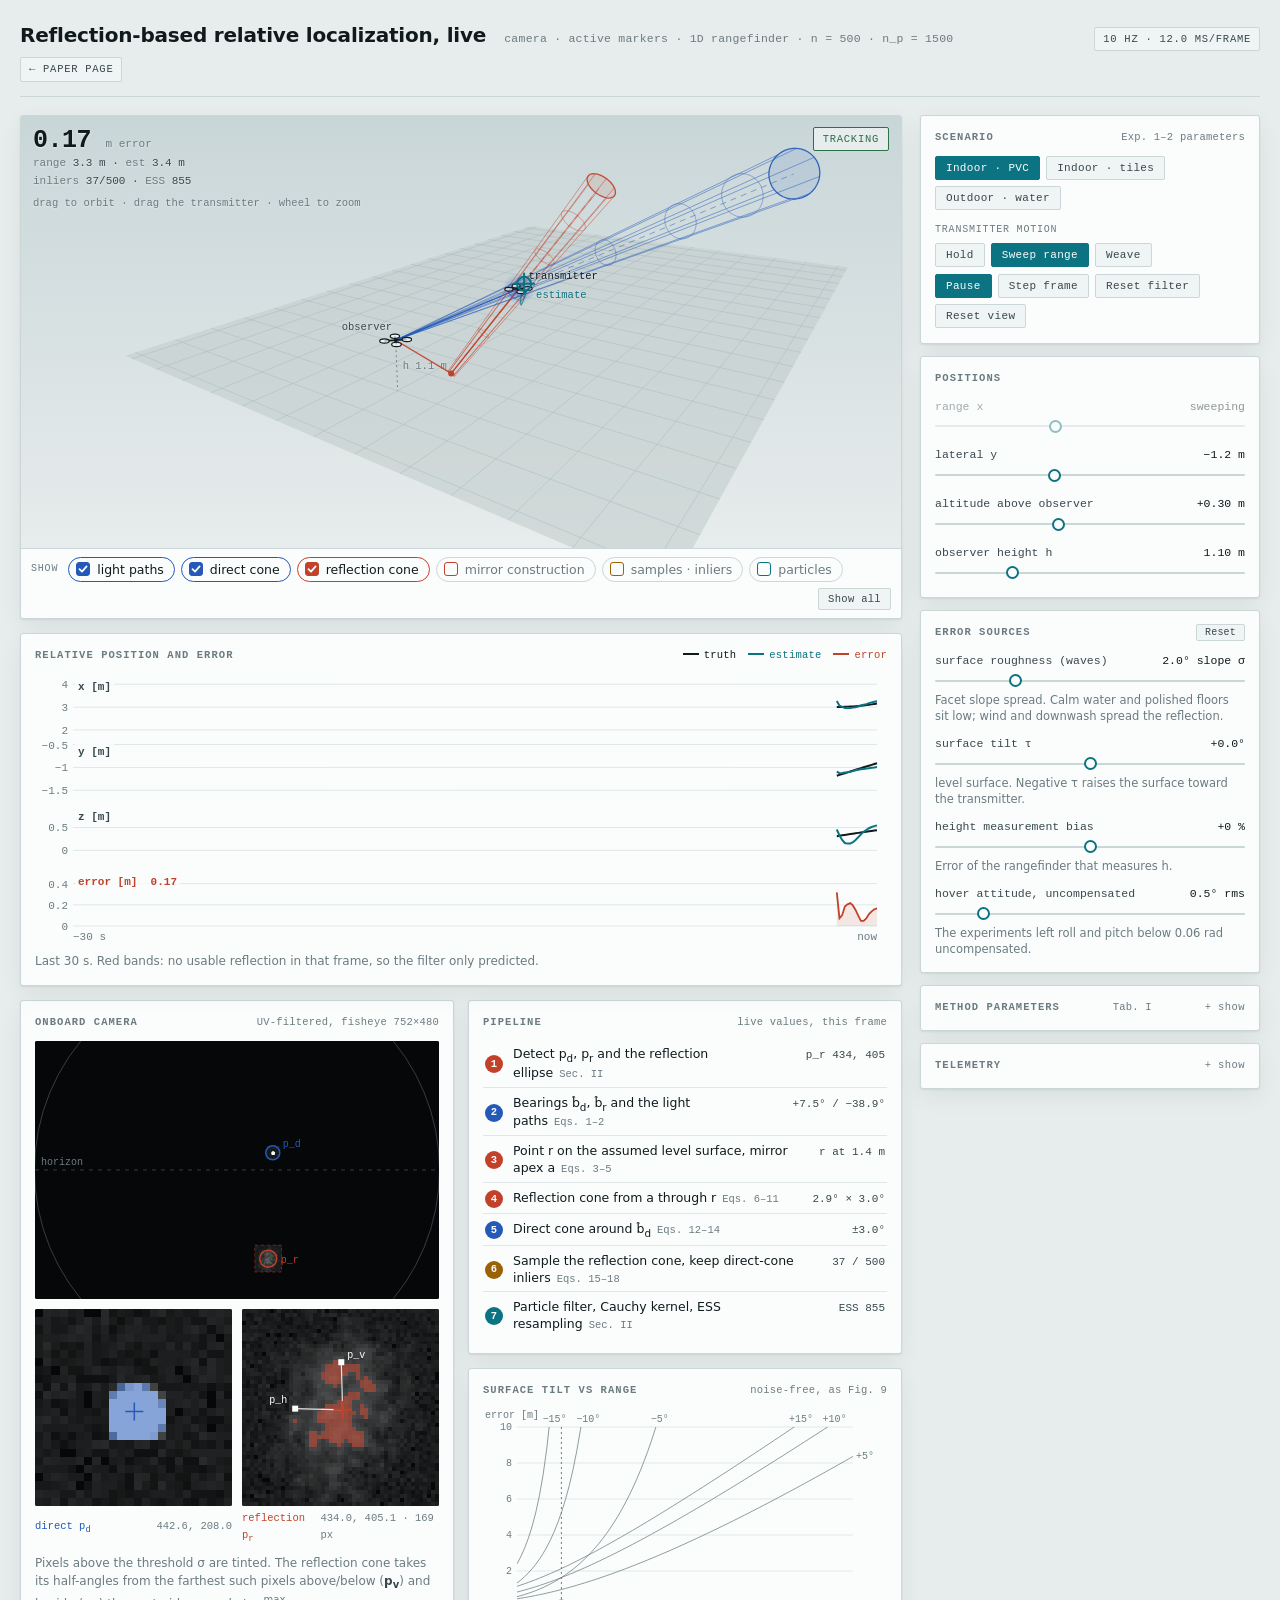
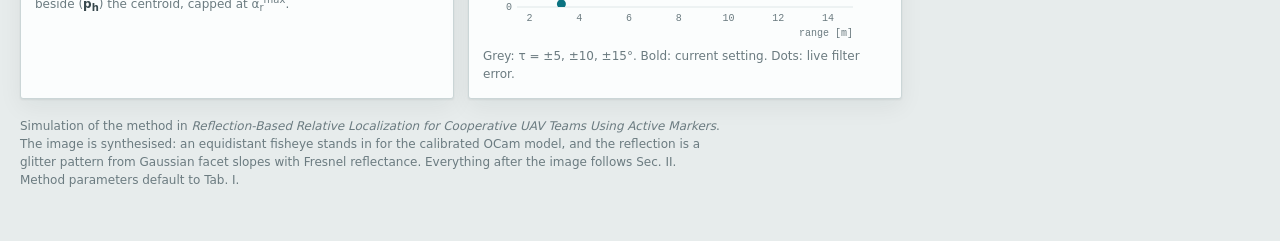
<file: simulator.html>
<!doctype html>
<html lang="en">
<head>
<meta charset="utf-8">
<meta name="viewport" content="width=device-width, initial-scale=1, viewport-fit=cover">
<title>Reflection Localization Bench</title>
<link rel="icon" type="image/svg+xml" href="static/images/favicon.svg">
<link rel="icon" type="image/x-icon" href="static/images/favicon.ico" sizes="48x48">
<meta name="description" content="Interactive simulation of reflection-based relative localization for cooperative UAV teams using active markers.">
<style>
  [hidden] { display: none !important; }
  :root { color-scheme: light; }
  /* ---------------------------------------------------------------
     Layout: a ground-station bench. One large 3D stage with the
     instrument cards beneath it; the parameter rail on the right.
     Colour carries the method's own pairing, taken from the paper's
     figures: blue = the direct LED and its cone, red = the surface
     reflection and its cone. Amber marks samples that fall in both
     cones; teal is what the particle filter believes. Ink is truth.
     --------------------------------------------------------------- */
  :root {
    --ground: #E7ECEC;
    --panel: #FBFDFD;
    --panel-2: #EFF4F4;
    --sky-0: #C9D6D8;
    --sky-1: #E7ECEC;
    --line: #CBD6D7;
    --line-soft: #DFE7E8;
    --ink: #101A1D;
    --ink-2: #38484D;
    --ink-dim: #6B7B80;
    --grid: #A9BABD;
    --dir: #2459B8;
    --ref: #C2412B;
    --inl: #9A6205;
    --est: #0B7381;
    --ok: #2C7148;
    --floor: #C3CDCD;
    --water: #9FBFCB;
    --sensor: #050708;
    --sensor-ink: #8FA3A8;
    --shadow: 0 1px 2px rgba(16, 26, 29, .07), 0 8px 24px rgba(16, 26, 29, .06);
    --mono: ui-monospace, "SF Mono", SFMono-Regular, "Cascadia Mono", Menlo,
            Consolas, "Liberation Mono", monospace;
    --sans: ui-sans-serif, system-ui, -apple-system, "Segoe UI", Roboto,
            "Helvetica Neue", Arial, sans-serif;
  }
  @media (prefers-color-scheme: dark) {
    :root:not([data-theme="light"]) {
      --ground: #0B1114; --panel: #121B1F; --panel-2: #162126;
      --sky-0: #0A1013; --sky-1: #131E22;
      --line: #223137; --line-soft: #1B272C;
      --ink: #DCE7E9; --ink-2: #A7B9BD; --ink-dim: #71868C;
      --grid: #2A3D44;
      --dir: #6C9DF0; --ref: #EF7058; --inl: #E3A53C; --est: #45BECD; --ok: #5FBE85;
      --floor: #1E2B30; --water: #123543;
      --sensor: #030505; --sensor-ink: #7D9298;
      --shadow: 0 1px 2px rgba(0, 0, 0, .5), 0 10px 30px rgba(0, 0, 0, .35);
      color-scheme: dark;
    }
  }
  :root[data-theme="dark"] {
    --ground: #0B1114; --panel: #121B1F; --panel-2: #162126;
    --sky-0: #0A1013; --sky-1: #131E22;
    --line: #223137; --line-soft: #1B272C;
    --ink: #DCE7E9; --ink-2: #A7B9BD; --ink-dim: #71868C;
    --grid: #2A3D44;
    --dir: #6C9DF0; --ref: #EF7058; --inl: #E3A53C; --est: #45BECD; --ok: #5FBE85;
    --floor: #1E2B30; --water: #123543;
    --sensor: #030505; --sensor-ink: #7D9298;
    --shadow: 0 1px 2px rgba(0, 0, 0, .5), 0 10px 30px rgba(0, 0, 0, .35);
    color-scheme: dark;
  }

  * { box-sizing: border-box; }
  body {
    margin: 0; background: var(--ground); color: var(--ink);
    font-family: var(--sans); font-size: 15px; line-height: 1.55;
    -webkit-font-smoothing: antialiased;
  }
  .wrap { max-width: 1480px; margin: 0 auto; padding: 20px 20px 40px; }

  /* ---- masthead ---- */
  .mast {
    display: flex; flex-wrap: wrap; align-items: baseline; gap: 6px 18px;
    padding-bottom: 14px; margin-bottom: 18px; border-bottom: 1px solid var(--line);
  }
  .mast h1 { font-size: 20px; font-weight: 620; letter-spacing: -.01em; margin: 0; text-wrap: balance; }
  .mast .spec { font-family: var(--mono); font-size: 11.5px; color: var(--ink-dim); letter-spacing: .02em; }
  .mast .spacer { flex: 1 1 auto; }
  .chip {
    font-family: var(--mono); font-size: 10.5px; letter-spacing: .07em; text-transform: uppercase;
    color: var(--ink-2); border: 1px solid var(--line); border-radius: 2px;
    padding: 3px 8px; background: var(--panel-2); white-space: nowrap;
  }
  .chip b { color: var(--ok); font-weight: 620; }
  a.chip.back { text-decoration: none; }
  a.chip.back:hover { border-color: var(--est); color: var(--ink); }
  /* Embedded in the paper page, which already has a heading: drop the masthead to give the plots room. */
  .embedded .mast { display: none; }
  .embedded .wrap { padding-top: 14px; }

  /* ---- console ---- */
  .console { display: grid; grid-template-columns: minmax(0, 1fr) 340px; gap: 18px; align-items: start; }
  @media (max-width: 1020px) { .console { grid-template-columns: minmax(0, 1fr); } }
  .main { display: flex; flex-direction: column; gap: 14px; min-width: 0; }

  .stage {
    display: flex; flex-direction: column; background: var(--sky-1); height: clamp(380px, 56vh, 620px);
    border: 1px solid var(--line); border-radius: 3px; overflow: hidden; box-shadow: var(--shadow);
  }
  .viewport { position: relative; flex: 1 1 auto; min-height: 0; }
  #view { display: block; width: 100%; height: 100%; cursor: grab; touch-action: none; }
  #view.dragging { cursor: grabbing; }
  #view.grab-uav { cursor: move; }

  .hud {
    position: absolute; left: 12px; top: 11px; display: flex; flex-direction: column; gap: 1px;
    font-family: var(--mono); font-size: 11px; color: var(--ink-2); pointer-events: none;
    text-shadow: 0 1px 2px var(--sky-1);
  }
  .hud .big {
    font-size: 25px; line-height: 1.1; color: var(--ink); font-weight: 600;
    font-variant-numeric: tabular-nums; letter-spacing: -.02em;
  }
  .hud .unit { font-size: 11px; color: var(--ink-dim); font-weight: 400; letter-spacing: 0; }
  .hud .lbl { color: var(--ink-dim); }
  .hud span { font-variant-numeric: tabular-nums; }
  .hud .hint { margin-top: 4px; font-size: 10.5px; }
  @media (hover: none) { .hud .hint { display: none; } }

  .stamp {
    position: absolute; right: 12px; top: 11px; font-family: var(--mono); font-size: 10.5px;
    letter-spacing: .07em; text-transform: uppercase; padding: 3px 9px; border-radius: 2px;
    border: 1px solid currentColor; pointer-events: none; max-width: 60%; text-align: right;
    background: var(--sky-1);
  }
  .stamp.ok { color: var(--ok); }
  .stamp.lost { color: var(--ref); }

  /* ---- layer toggles under the 3D view ---- */
  .layerbar {
    flex: none; display: flex; flex-wrap: wrap; align-items: center; gap: 6px 6px;
    padding: 8px 10px; border-top: 1px solid var(--line); background: var(--panel);
  }
  .layerbar .lb-h {
    font-family: var(--mono); font-size: 10px; letter-spacing: .08em; text-transform: uppercase;
    color: var(--ink-dim); margin-right: 4px;
  }
  .layer {
    display: inline-flex; align-items: center; gap: 7px; font-family: var(--sans); font-size: 12.5px;
    letter-spacing: 0; padding: 4px 10px 4px 7px; border-radius: 999px; background: var(--panel);
    color: var(--ink-dim); border: 1px solid var(--line);
  }
  .layer .box {
    width: 14px; height: 14px; border-radius: 3px; border: 1.5px solid var(--c); flex: none;
    display: inline-flex; align-items: center; justify-content: center;
  }
  .layer .box svg { width: 10px; height: 10px; visibility: hidden; }
  .layer[aria-pressed="true"] { color: var(--ink); border-color: var(--c); background: var(--panel); }
  .layer[aria-pressed="true"] .box { background: var(--c); }
  .layer[aria-pressed="true"] .box svg { visibility: visible; }
  .layer:hover { border-color: var(--c); color: var(--ink); }
  .layerbar .lb-all { margin-left: auto; font-size: 10.5px; padding: 4px 9px; }

  /* ---- cards ---- */
  .instruments {
    display: grid; grid-template-columns: repeat(2, minmax(0, 1fr)); gap: 14px;
    grid-template-areas: "trace trace" "cam pipe" "cam tilt";
  }
  #camCard { grid-area: cam; } #pipeCard { grid-area: pipe; } #tiltCard { grid-area: tilt; } #traceCard { grid-area: trace; }
  #tiltCard { display: flex; flex-direction: column; }
  @media (max-width: 760px) {
    .instruments { grid-template-columns: minmax(0, 1fr); grid-template-areas: "trace" "cam" "pipe" "tilt"; }
  }
  .rail { display: flex; flex-direction: column; gap: 12px; min-width: 0; }
  .card {
    background: var(--panel); border: 1px solid var(--line); border-radius: 3px;
    padding: 13px 14px 15px; box-shadow: var(--shadow); min-width: 0;
  }
  .card > h2 {
    font-family: var(--mono); font-size: 10.5px; font-weight: 600; letter-spacing: .1em;
    text-transform: uppercase; color: var(--ink-dim); margin: 0 0 11px;
    display: flex; justify-content: space-between; align-items: baseline; gap: 10px;
  }
  .card h2 .note { text-transform: none; letter-spacing: .02em; font-weight: 400; text-align: right; }
  .card p.cap { font-size: 12px; color: var(--ink-dim); line-height: 1.45; margin: 9px 0 0; }
  .card p.cap b { color: var(--ink-2); font-weight: 600; }
  .card > h2 .key { display: inline-flex; gap: 12px; text-transform: none; letter-spacing: .02em; font-weight: 500; }
  .card > h2 .key i { display: inline-block; width: 16px; height: 0; border-top: 2.5px solid currentColor; vertical-align: 3px; margin-right: 5px; }
  /* collapsible cards (advanced method parameters, telemetry) */
  details.card > summary { list-style: none; cursor: pointer; }
  details.card > summary::-webkit-details-marker { display: none; }
  details.card > summary h2 {
    font-family: var(--mono); font-size: 10.5px; font-weight: 600; letter-spacing: .1em;
    text-transform: uppercase; color: var(--ink-dim); margin: 0;
    display: flex; justify-content: space-between; align-items: baseline; gap: 10px;
  }
  details.card > summary h2::after { content: "+ show"; font-weight: 400; letter-spacing: .04em; text-transform: none; }
  details.card[open] > summary h2::after { content: "− hide"; }
  details.card[open] > summary { margin-bottom: 11px; }
  details.card > summary:hover h2 { color: var(--ink); }
  .card > h2 button.mini { font-size: 10px; padding: 2px 8px; text-transform: none; letter-spacing: .02em; }

  /* ---- controls ---- */
  .ctl { display: grid; gap: 2px; margin-bottom: 11px; }
  .ctl:last-child { margin-bottom: 0; }
  .ctl .row {
    display: flex; justify-content: space-between; align-items: baseline; gap: 10px;
    font-family: var(--mono); font-size: 11.5px;
  }
  .ctl .name { color: var(--ink-2); }
  .ctl .name sub, .ctl .name sup { font-size: 9px; }
  .ctl .val { color: var(--ink); font-variant-numeric: tabular-nums; white-space: nowrap; }
  .ctl .val.hot { color: var(--ref); }
  .ctl .hint { font-size: 11.5px; color: var(--ink-dim); line-height: 1.4; }
  .ctl.off { opacity: .45; }

  input[type=range] {
    -webkit-appearance: none; appearance: none; width: 100%; height: 18px;
    background: transparent; margin: 0; cursor: pointer;
  }
  input[type=range]::-webkit-slider-runnable-track { height: 2px; background: var(--line); border-radius: 2px; }
  input[type=range]::-moz-range-track { height: 2px; background: var(--line); border-radius: 2px; }
  input[type=range]::-webkit-slider-thumb {
    -webkit-appearance: none; appearance: none; width: 13px; height: 13px; margin-top: -5.5px;
    border-radius: 50%; background: var(--panel); border: 2px solid var(--est);
  }
  input[type=range]::-moz-range-thumb {
    width: 13px; height: 13px; border-radius: 50%; background: var(--panel); border: 2px solid var(--est);
  }
  input[type=range]:focus-visible { outline: 2px solid var(--est); outline-offset: 3px; }
  input[type=range]:disabled { cursor: default; }

  .btns { display: flex; flex-wrap: wrap; gap: 6px; }
  .btns + .btns { margin-top: 7px; }
  button {
    font-family: var(--mono); font-size: 11px; letter-spacing: .03em; color: var(--ink-2);
    background: var(--panel-2); border: 1px solid var(--line); border-radius: 2px;
    padding: 5px 10px; cursor: pointer;
  }
  button:hover { border-color: var(--est); color: var(--ink); }
  button[aria-pressed="true"] { background: var(--est); border-color: var(--est); color: var(--panel); }
  button:focus-visible { outline: 2px solid var(--est); outline-offset: 2px; }
  .sub-h {
    font-family: var(--mono); font-size: 10px; letter-spacing: .08em; text-transform: uppercase;
    color: var(--ink-dim); margin: 12px 0 6px;
  }

  /* ---- pipeline list (live values per step) ---- */
  .steps { list-style: none; margin: 0; padding: 0; display: grid; gap: 2px; }
  .step {
    display: grid; grid-template-columns: 18px minmax(0, 1fr) auto; gap: 4px 10px;
    align-items: baseline; padding: 5px 2px; margin: 0; border-bottom: 1px solid var(--line-soft);
  }
  .step:last-child { border-bottom: 0; }
  .step .num {
    width: 18px; height: 18px; border-radius: 50%; background: var(--c); color: var(--panel); align-self: center;
    font-family: var(--mono); font-size: 10.5px; font-weight: 600; display: inline-flex; align-items: center; justify-content: center;
  }
  .step .t { font-size: 12.5px; line-height: 1.35; }
  .step .t .eq { font-family: var(--mono); font-size: 10.5px; color: var(--ink-dim); margin-left: 6px; white-space: nowrap; }
  .step .v { font-family: var(--mono); font-size: 11px; color: var(--ink-2); font-variant-numeric: tabular-nums; white-space: nowrap; }

  /* ---- camera card ---- */
  .camgrid { display: grid; grid-template-columns: minmax(0, 1fr) minmax(0, 1fr); gap: 10px; margin-top: 10px; }
  canvas.frame { display: block; width: 100%; aspect-ratio: 752 / 480; max-width: 100%; border-radius: 2px; background: var(--sensor); }
  .zoom { display: grid; gap: 4px; min-width: 0; }
  .zoom canvas { display: block; width: 100%; aspect-ratio: 1; max-width: 100%; border-radius: 2px; background: var(--sensor); image-rendering: pixelated; }
  .zoom .zl { font-family: var(--mono); font-size: 10.5px; color: var(--ink-dim); display: flex; justify-content: space-between; gap: 6px; }
  .zoom .zl b { font-weight: 500; }

  /* ---- telemetry ---- */
  .tele { display: grid; grid-template-columns: 1fr auto; gap: 3px 12px; font-family: var(--mono); font-size: 11.5px; margin: 0; }
  .tele dt { color: var(--ink-dim); }
  .tele dd { margin: 0; text-align: right; font-variant-numeric: tabular-nums; color: var(--ink); white-space: nowrap; }
  .tele dd.est { color: var(--est); }
  .tele dd.ref { color: var(--ref); }
  .tele .sep { grid-column: 1 / -1; border-top: 1px solid var(--line-soft); margin: 4px 0; }

  canvas.chart { display: block; width: 100%; max-width: 100%; }
  #traces { height: 270px; }
  #tilt { flex: 1 1 230px; min-height: 230px; }

  details.dev { font-size: 12px; color: var(--ink-2); }
  details.dev summary { cursor: pointer; font-family: var(--mono); font-size: 10.5px; letter-spacing: .1em; text-transform: uppercase; color: var(--ink-dim); }

  .foot { margin-top: 18px; font-size: 12px; color: var(--ink-dim); max-width: 92ch; line-height: 1.5; }

  @media (prefers-reduced-motion: reduce) { * { transition: none !important; } }
</style>
</head>
<body>
<div class="wrap">
  <header class="mast">
    <h1>Reflection-based relative localization, live</h1>
    <span class="spec" id="specline">camera · active markers · 1D rangefinder</span>
    <span class="spacer"></span>
    <span class="chip" id="rateChip">10 Hz</span>
    <a class="chip back" id="backLink" href="./">&larr; Paper page</a>
  </header>
  <script>
    // Inside the project page the back link and the masthead are redundant.
    if (window.self !== window.top) document.documentElement.classList.add("embedded");
  </script>

  <div class="console">
    <div class="main">
      <div class="stage" id="stage">
        <div class="viewport">
        <canvas id="view" aria-label="3D view of the observer, the transmitter, the reflecting surface and both cones"></canvas>
        <div class="hud">
          <div class="big"><span id="hudErr">0.00</span> <span class="unit">m error</span></div>
          <div><span class="lbl">range</span> <span id="hudRange">0.0</span> m · <span class="lbl">est</span> <span id="hudEstRange">0.0</span> m</div>
          <div><span class="lbl">inliers</span> <span id="hudInl">0/0</span> · <span class="lbl">ESS</span> <span id="hudEss">0</span></div>
          <div class="lbl hint">drag to orbit · drag the transmitter · wheel to zoom</div>
        </div>
        <div class="stamp ok" id="stamp">tracking</div>
        </div>
        <div class="layerbar" id="layerbar" role="group" aria-label="Show in the 3D view">
          <span class="lb-h">Show</span>
        </div>
      </div>

      <div class="instruments">
        <section class="card" id="camCard">
          <h2>Onboard camera <span class="note">UV-filtered, fisheye 752×480</span></h2>
          <canvas class="frame" id="frame" aria-label="Simulated onboard camera image"></canvas>
          <div class="camgrid">
            <div class="zoom">
              <canvas id="zoomD" aria-label="Direct LED window"></canvas>
              <div class="zl"><b style="color:var(--dir)">direct p<sub>d</sub></b><span id="zlD">–</span></div>
            </div>
            <div class="zoom">
              <canvas id="zoomR" aria-label="Reflection window with ellipse extremes"></canvas>
              <div class="zl"><b style="color:var(--ref)">reflection p<sub>r</sub></b><span id="zlR">–</span></div>
            </div>
          </div>
          <p class="cap">Pixels above the threshold σ are tinted. The reflection cone takes its half-angles from the farthest
            such pixels above/below (<b>p<sub>v</sub></b>) and beside (<b>p<sub>h</sub></b>) the centroid, capped at α<sub>r</sub><sup>max</sup>.</p>
        </section>

        <section class="card" id="pipeCard">
          <h2>Pipeline <span class="note">live values, this frame</span></h2>
          <ol class="steps" id="steps"></ol>
        </section>

        <section class="card" id="traceCard">
          <h2>Relative position and error <span class="key"><span style="color:var(--ink)"><i></i>truth</span><span style="color:var(--est)"><i></i>estimate</span><span style="color:var(--ref)"><i></i>error</span></span></h2>
          <canvas class="chart" id="traces" aria-label="x, y and z of truth and estimate, and the position error, over the last 30 seconds"></canvas>
          <p class="cap">Last 30 s. Red bands: no usable reflection in that frame, so the filter only predicted.</p>
        </section>

        <section class="card" id="tiltCard">
          <h2>Surface tilt vs range <span class="note">noise-free, as Fig. 9</span></h2>
          <canvas class="chart" id="tilt" aria-label="Localization error against range for several surface tilts"></canvas>
          <p class="cap" id="tiltCap">Each curve is the method's error for one tilt τ at the current height and lateral offset.</p>
        </section>
      </div>
    </div>

    <div class="rail">
      <section class="card">
        <h2>Scenario <span class="note" id="presetNote"></span></h2>
        <div class="btns" id="presetBtns"></div>
        <div class="sub-h">Transmitter motion</div>
        <div class="btns" id="motionBtns"></div>
        <div class="btns">
          <button id="runBtn" aria-pressed="true">Pause</button>
          <button id="stepBtn">Step frame</button>
          <button id="resetBtn">Reset filter</button>
          <button id="viewBtn">Reset view</button>
        </div>
      </section>

      <section class="card">
        <h2>Positions</h2>
        <div class="ctl" id="ctlRange">
          <div class="row"><span class="name">range x</span><span class="val" id="rangeVal"></span></div>
          <input type="range" id="range" min="2" max="15" step="0.1" aria-label="Transmitter range">
        </div>
        <div class="ctl">
          <div class="row"><span class="name">lateral y</span><span class="val" id="latVal"></span></div>
          <input type="range" id="lat" min="-5" max="5" step="0.1" aria-label="Transmitter lateral offset">
        </div>
        <div class="ctl">
          <div class="row"><span class="name">altitude above observer</span><span class="val" id="altVal"></span></div>
          <input type="range" id="alt" min="-0.8" max="2" step="0.05" aria-label="Transmitter altitude relative to observer">
        </div>
        <div class="ctl">
          <div class="row"><span class="name">observer height h</span><span class="val" id="hVal"></span></div>
          <input type="range" id="h" min="0.5" max="3" step="0.05" aria-label="Observer height above the surface">
        </div>
      </section>

      <section class="card">
        <h2>Error sources <button type="button" class="mini" id="errResetBtn">Reset</button></h2>
        <div class="ctl">
          <div class="row"><span class="name">surface roughness (waves)</span><span class="val" id="roughVal"></span></div>
          <input type="range" id="rough" min="0" max="8" step="0.1" aria-label="Surface slope standard deviation">
          <div class="hint">Facet slope spread. Calm water and polished floors sit low; wind and downwash spread the reflection.</div>
        </div>
        <div class="ctl">
          <div class="row"><span class="name">surface tilt τ</span><span class="val" id="tauVal"></span></div>
          <input type="range" id="tau" min="-15" max="15" step="0.5" aria-label="Surface tilt">
          <div class="hint" id="tauHint"></div>
        </div>
        <div class="ctl">
          <div class="row"><span class="name">height measurement bias</span><span class="val" id="hbVal"></span></div>
          <input type="range" id="hb" min="-15" max="15" step="1" aria-label="Height measurement bias in percent">
          <div class="hint">Error of the rangefinder that measures h.</div>
        </div>
        <div class="ctl">
          <div class="row"><span class="name">hover attitude, uncompensated</span><span class="val" id="attVal"></span></div>
          <input type="range" id="att" min="0" max="3.5" step="0.1" aria-label="Standard deviation of uncompensated roll and pitch">
          <div class="hint">The experiments left roll and pitch below 0.06 rad uncompensated.</div>
        </div>
      </section>

      <details class="card">
        <summary><h2>Method parameters <span class="note">Tab. I</span></h2></summary>
        <div class="ctl">
          <div class="row"><span class="name">reflection-cone samples n</span><span class="val" id="nVal"></span></div>
          <input type="range" id="n" min="100" max="2000" step="50" aria-label="Samples in the reflection cone">
        </div>
        <div class="ctl">
          <div class="row"><span class="name">particles n<sub>p</sub></span><span class="val" id="npVal"></span></div>
          <input type="range" id="np" min="200" max="3000" step="100" aria-label="Number of particles">
        </div>
        <div class="ctl">
          <div class="row"><span class="name">α<sub>r</sub><sup>max</sup> reflection cap</span><span class="val" id="arVal"></span></div>
          <input type="range" id="ar" min="0.5" max="8" step="0.5" aria-label="Maximum reflection cone half-angle">
        </div>
        <div class="ctl">
          <div class="row"><span class="name">α<sub>d</sub><sup>max</sup> = υ<sub>d</sub><sup>max</sup> direct cone</span><span class="val" id="adVal"></span></div>
          <input type="range" id="ad" min="0.5" max="8" step="0.5" aria-label="Direct cone half-angle">
        </div>
        <div class="ctl">
          <div class="row"><span class="name">x<sub>m</sub> · z<sub>m</sub> extents</span><span class="val" id="xmVal"></span></div>
          <input type="range" id="xm" min="5" max="60" step="1" aria-label="Maximum range of the direct cone">
          <input type="range" id="zm" min="1" max="15" step="0.5" aria-label="Maximum height of the reflection cone">
        </div>
        <div class="ctl">
          <div class="row"><span class="name">threshold σ</span><span class="val" id="thrVal"></span></div>
          <input type="range" id="thr" min="5" max="120" step="1" aria-label="Pixel threshold">
        </div>
        <div class="ctl">
          <div class="row"><span class="name">exposure t<sub>exp</sub></span><span class="val" id="texpVal"></span></div>
          <input type="range" id="texp" min="1" max="40" step="0.5" aria-label="Exposure time">
        </div>
      </details>

      <details class="card">
        <summary><h2>Telemetry</h2></summary>
        <dl class="tele">
          <dt>truth x y z</dt><dd id="tTruth">–</dd>
          <dt>estimate x y z</dt><dd class="est" id="tEst">–</dd>
          <dt>error x y z</dt><dd id="tErr">–</dd>
          <dt>MAE x y z since reset</dt><dd id="tMae">–</dd>
          <div class="sep"></div>
          <dt>α<sub>r</sub> measured → used</dt><dd class="ref" id="tAlpha">–</dd>
          <dt>υ<sub>r</sub> measured → used</dt><dd class="ref" id="tUps">–</dd>
          <dt>Fresnel reflectance</dt><dd id="tFres">–</dd>
          <dt>frames with a fix</dt><dd id="tFix">–</dd>
          <dt>pipeline time / frame</dt><dd id="tMs">–</dd>
        </dl>
      </details>
    </div>
  </div>

  <p class="foot">
    Simulation of the method in <i>Reflection-Based Relative Localization for Cooperative UAV Teams Using Active Markers</i>.
    The image is synthesised: an equidistant fisheye stands in for the calibrated OCam model, and the reflection is a glitter pattern from Gaussian facet slopes with Fresnel reflectance. Everything after the image follows Sec. II. Method parameters default to Tab. I.
  </p>
</div>

<script>
"use strict";
/* =====================================================================
   Reflection-based relative localization — method core
   Frames: observer body frame, x forward (optical axis, horizontal),
   y left, z up. Origin at the observer camera.
   ===================================================================== */

const V = {
  add: (a, b) => [a[0] + b[0], a[1] + b[1], a[2] + b[2]],
  sub: (a, b) => [a[0] - b[0], a[1] - b[1], a[2] - b[2]],
  mul: (a, s) => [a[0] * s, a[1] * s, a[2] * s],
  dot: (a, b) => a[0] * b[0] + a[1] * b[1] + a[2] * b[2],
  cross: (a, b) => [a[1] * b[2] - a[2] * b[1], a[2] * b[0] - a[0] * b[2], a[0] * b[1] - a[1] * b[0]],
  len: (a) => Math.hypot(a[0], a[1], a[2]),
  unit: (a) => { const l = Math.hypot(a[0], a[1], a[2]) || 1; return [a[0] / l, a[1] / l, a[2] / l]; },
};
const D2R = Math.PI / 180, R2D = 180 / Math.PI;

/* ---------- seeded RNG (repeatable runs) ---------- */
function makeRng(seed) {
  let s = seed >>> 0 || 1;
  const rnd = () => {
    s ^= s << 13; s >>>= 0; s ^= s >>> 17; s ^= s << 5; s >>>= 0;
    return s / 4294967296;
  };
  let spare = null;
  rnd.gauss = () => {
    if (spare !== null) { const v = spare; spare = null; return v; }
    let u, v, q;
    do { u = rnd() * 2 - 1; v = rnd() * 2 - 1; q = u * u + v * v; } while (q >= 1 || q === 0);
    const m = Math.sqrt(-2 * Math.log(q) / q);
    spare = v * m; return u * m;
  };
  return rnd;
}

/* ---------- Camera: equidistant fisheye, 752 x 480 (BlueFOX-like) ----------
   Stands in for the OCamCalib model: world2cam / cam2world are exact inverses,
   i.e. a perfectly calibrated camera.                                        */
const CAM = { W: 752, H: 480, cx: 376, cy: 240, f: 240 /* px / rad */ };

function world2cam(v) {
  const rho = Math.hypot(v[1], v[2]);
  const th = Math.atan2(rho, v[0]);
  if (rho < 1e-12) return [CAM.cx, CAM.cy];
  const r = CAM.f * th;
  return [CAM.cx - r * v[1] / rho, CAM.cy - r * v[2] / rho];
}
function cam2world(u, v) {
  const dx = u - CAM.cx, dy = v - CAM.cy;
  const r = Math.hypot(dx, dy);
  if (r < 1e-12) return [1, 0, 0];
  const th = r / CAM.f, s = Math.sin(th);
  return [Math.cos(th), -dx / r * s, -dy / r * s];
}

/* ---------- Physical scene ----------
   Surface: plane through (0,0,-h) tilted by tau about y.
   tau > 0 makes the surface rise toward +x (toward the transmitter).       */
function surfaceOf(h, tauDeg) {
  const t = tauDeg * D2R;
  return {
    p0: [0, 0, -h],
    n: [-Math.sin(t), 0, Math.cos(t)],
    e1: [Math.cos(t), 0, Math.sin(t)],
    e2: [0, 1, 0],
  };
}
function rayPlane(o, d, S) {
  const den = V.dot(d, S.n);
  if (Math.abs(den) < 1e-12) return null;
  const t = V.dot(V.sub(S.p0, o), S.n) / den;
  return t > 0 ? V.add(o, V.mul(d, t)) : null;
}
function mirrorPoint(p, S) {
  const k = 2 * V.dot(V.sub(p, S.p0), S.n);
  return V.sub(p, V.mul(S.n, k));
}
/* Express the world (truth + surface) in the frame of an observer camera that
   is rolled / pitched and NOT compensated (the paper's hover assumption). */
function rotT(v, roll, pitch) {            // R^T v with R = Ry(pitch) Rx(roll)
  const cp = Math.cos(pitch), sp = Math.sin(pitch), cr = Math.cos(roll), sr = Math.sin(roll);
  // R^T = Rx(-roll) Ry(-pitch)
  const x1 = cp * v[0] - sp * v[2], y1 = v[1], z1 = sp * v[0] + cp * v[2];
  return [x1, cr * y1 + sr * z1, -sr * y1 + cr * z1];
}
function rotFwd(v, roll, pitch) {          // R v
  const cp = Math.cos(pitch), sp = Math.sin(pitch), cr = Math.cos(roll), sr = Math.sin(roll);
  const x1 = v[0], y1 = cr * v[1] - sr * v[2], z1 = sr * v[1] + cr * v[2];
  return [cp * x1 + sp * z1, y1, -sp * x1 + cp * z1];
}
function cameraScene(T, S, roll, pitch) {
  return { T: rotT(T, roll, pitch),
           S: { p0: rotT(S.p0, roll, pitch), n: rotT(S.n, roll, pitch),
                e1: rotT(S.e1, roll, pitch), e2: rotT(S.e2, roll, pitch) } };
}

/* specular point of T seen from the origin, flat surface */
function specularPoint(T, S) {
  const Tm = mirrorPoint(T, S);
  return rayPlane([0, 0, 0], V.unit(Tm), S);
}
/* facet slopes (along e1, e2) needed at surface point P to reflect T into O */
function slopeAt(P, T, S) {
  const a = V.unit(V.mul(P, -1)), b = V.unit(V.sub(T, P));
  const H = V.unit(V.add(a, b));
  const hn = V.dot(H, S.n);
  return [V.dot(H, S.e1) / hn, V.dot(H, S.e2) / hn];
}
/* Fresnel reflectance (Schlick) at incidence angle between view ray and normal */
function fresnel(P, S, n2) {
  const r0 = ((n2 - 1) / (n2 + 1)) ** 2;
  const c = Math.abs(V.dot(V.unit(V.mul(P, -1)), S.n));
  return r0 + (1 - r0) * Math.pow(1 - c, 5);
}

/* ---------- Synthetic onboard image (only the windows we need) ----------
   Glitter model: K facets with slopes ~ N(0, sigma_s); each facet that
   reflects the LED into the camera is a glint, splatted with the PSF.
   Pixel value = clip(gain * exposure * irradiance), 8 bit.                  */
function renderFrame(sc, rng) {
  const S = sc.S || surfaceOf(sc.h, sc.tau);
  const T = sc.T;
  const uvD = world2cam(T);
  const out = { uvD, glints: [], S, Sp: null, uvS: null, R: 0 };
  const Eled = sc.led / V.dot(T, T);              // energy at camera, direct path
  out.Edirect = Eled;
  const Sp = specularPoint(T, S);
  if (Sp && V.dot(Sp, [1, 0, 0]) > 0) {
    out.Sp = Sp;
    out.uvS = world2cam(Sp);
    const Tm = mirrorPoint(T, S);
    const R = fresnel(Sp, S, sc.ior);
    out.R = R;
    const Eref = sc.led * R / V.dot(Tm, Tm);
    // chord-Newton around the specular point in surface coordinates (a, b)
    const base = Sp, eps = 1e-3 * Math.max(1, V.len(Sp));
    const s0 = slopeAt(base, T, S);
    const pa = V.add(base, V.mul(S.e1, eps)), pb = V.add(base, V.mul(S.e2, eps));
    const sa = slopeAt(pa, T, S), sb = slopeAt(pb, T, S);
    const J = [[(sa[0] - s0[0]) / eps, (sb[0] - s0[0]) / eps],
               [(sa[1] - s0[1]) / eps, (sb[1] - s0[1]) / eps]];
    const det = J[0][0] * J[1][1] - J[0][1] * J[1][0];
    const K = sc.glints;
    const sig = sc.rough * D2R;
    if (Math.abs(det) > 1e-12) {
      const iJ = [[J[1][1] / det, -J[0][1] / det], [-J[1][0] / det, J[0][0] / det]];
      for (let k = 0; k < K; k++) {
        const tx = sig * rng.gauss(), ty = sig * rng.gauss();
        let A = 0, B = 0, ok = true;
        for (let it = 0; it < 4; it++) {
          const P = V.add(base, V.add(V.mul(S.e1, A), V.mul(S.e2, B)));
          if (P[0] <= 0.05) { ok = false; break; }
          const s = slopeAt(P, T, S);
          const rx = tx - s[0], ry = ty - s[1];
          A += iJ[0][0] * rx + iJ[0][1] * ry;
          B += iJ[1][0] * rx + iJ[1][1] * ry;
        }
        if (!ok) continue;
        const P = V.add(base, V.add(V.mul(S.e1, A), V.mul(S.e2, B)));
        const s = slopeAt(P, T, S);
        if (Math.abs(s[0] - tx) + Math.abs(s[1] - ty) > 0.02) continue;   // not converged
        if (P[0] <= 0.05 || V.dot(V.sub(T, P), S.n) <= 0) continue;
        const uv = world2cam(P);
        out.glints.push([uv[0], uv[1], Eref / K, P]);
      }
    }
  }
  return out;
}

/* Rasterise a window [x0, y0, w, h] of the frame into a Uint8 buffer */
function rasterWindow(frame, sc, win, rng) {
  const [x0, y0, w, h] = win;
  const buf = new Float32Array(w * h);
  const psf = sc.psf, rad = Math.ceil(psf * 3), inv2s2 = 1 / (2 * psf * psf);
  const norm = 1 / (2 * Math.PI * psf * psf);
  const splat = (u, v, e) => {
    const iu = Math.round(u), iv = Math.round(v);
    for (let yy = iv - rad; yy <= iv + rad; yy++) {
      const ly = yy - y0; if (ly < 0 || ly >= h) continue;
      for (let xx = iu - rad; xx <= iu + rad; xx++) {
        const lx = xx - x0; if (lx < 0 || lx >= w) continue;
        const du = xx - u, dv = yy - v;
        buf[ly * w + lx] += e * norm * Math.exp(-(du * du + dv * dv) * inv2s2);
      }
    }
  };
  splat(frame.uvD[0], frame.uvD[1], frame.Edirect);
  for (const g of frame.glints) splat(g[0], g[1], g[2]);
  const gain = sc.gain * sc.texp;
  const img = new Uint8ClampedArray(w * h);
  for (let i = 0; i < w * h; i++) img[i] = gain * buf[i] + sc.noise * rng.gauss() + sc.dark;
  return img;
}

/* ---------- Detection (CCA-free, window based, as in the node) ---------- */
function centroidAbove(img, win, thr, rowMin) {
  const [x0, y0, w, h] = win;
  let sx = 0, sy = 0, n = 0;
  for (let y = 0; y < h; y++) {
    if (y0 + y < rowMin) continue;
    for (let x = 0; x < w; x++) if (img[y * w + x] >= thr) { sx += x0 + x; sy += y0 + y; n++; }
  }
  return n ? [sx / n, sy / n, n] : null;
}
/* farthest above-threshold pixels from the centroid, vertical & horizontal
   (mirrors _run_cone_pipeline: P_dist_width / P_dist_height)               */
function ellipseExtremes(img, win, c, thr, rowMin) {
  const [x0, y0, w, h] = win;
  let top = null, bot = null, lft = null, rgt = null;
  for (let y = 0; y < h; y++) {
    if (y0 + y < rowMin) continue;
    for (let x = 0; x < w; x++) {
      if (img[y * w + x] < thr) continue;
      const X = x0 + x, Y = y0 + y;
      if (top === null || Y < top) top = Y;
      if (bot === null || Y > bot) bot = Y;
      if (lft === null || X < lft) lft = X;
      if (rgt === null || X > rgt) rgt = X;
    }
  }
  if (top === null) return null;
  const pv = [c[0], Math.abs(top - c[1]) > Math.abs(bot - c[1]) ? top : bot];
  const ph = [Math.abs(lft - c[0]) > Math.abs(rgt - c[0]) ? lft : rgt, c[1]];
  return { pv, ph, box: [lft, top, rgt, bot] };
}

function clampWin(cx, cy, hw, hh) {
  let x0 = Math.round(cx - hw), y0 = Math.round(cy - hh);
  x0 = Math.max(0, Math.min(CAM.W - 2 * hw, x0));
  y0 = Math.max(0, Math.min(CAM.H - 2 * hh, y0));
  return [x0, y0, 2 * hw, 2 * hh];
}

function detect(frame, sc, rng) {
  const W = sc.win;
  const det = { pd: null, pr: null, pv: null, ph: null, winD: null, winR: null, imgR: null, imgD: null };
  // direct LED
  const winD = clampWin(frame.uvD[0], frame.uvD[1], 12, 12);
  const imgD = rasterWindow(frame, sc, winD, rng);
  det.winD = winD; det.imgD = imgD;
  const cd = centroidAbove(imgD, winD, sc.thr, -1);
  if (!cd) return det;
  det.pd = [cd[0] + sc.pxNoise * rng.gauss(), cd[1] + sc.pxNoise * rng.gauss()];
  if (!frame.uvS) return det;
  // reflection: search below the direct LED, then the local window around its centroid
  const rowMin = det.pd[1] + sc.distRD;
  const winS = clampWin(frame.uvS[0], frame.uvS[1], W, W);
  const imgS = rasterWindow(frame, sc, winS, rng);
  const c0 = centroidAbove(imgS, winS, sc.thr, rowMin);
  if (!c0) { det.winR = winS; det.imgR = imgS; return det; }
  const winR = clampWin(c0[0], c0[1], W, W);
  const imgR = rasterWindow(frame, sc, winR, rng);
  det.winR = winR; det.imgR = imgR;
  const c = centroidAbove(imgR, winR, sc.thr, rowMin);
  if (!c) return det;
  const ex = ellipseExtremes(imgR, winR, c, sc.thr, rowMin);
  det.pr = [c[0] + sc.pxNoise * rng.gauss(), c[1] + sc.pxNoise * rng.gauss()];
  det.npix = c[2];
  det.pv = ex.pv; det.ph = ex.ph; det.box = ex.box;
  return det;
}

/* ---------- Geometry of the method (Eqs. 1–14) ---------- */
function onSurface(b, h) {                     // Eqs. (5)–(7)
  const az = Math.abs(b[2]);
  return [h * b[0] / az, h * b[1] / az, -h];
}

function buildCones(bd, br, bv, bh, p) {
  const h = p.hMeas;
  if (bd[0] <= 0 || br[0] <= 0 || br[2] >= -1e-6) return null;
  const r = onSurface(br, h);
  const a = [0, 0, -2 * h];
  const beta_r = Math.atan(Math.abs(br[2]) / br[0]);                       // Eq. (3)
  let alpha_r = 0, ups_r = 0;
  if (bv && bv[0] > 0) alpha_r = Math.abs(Math.atan(Math.abs(bv[2]) / bv[0]) - beta_r);
  if (bh && bh[2] < -1e-6) {
    const rh = onSurface(bh, h);
    const lat = Math.hypot(r[0] - a[0], r[1] - a[1]);
    ups_r = Math.atan(Math.hypot(rh[0] - r[0], rh[1] - r[1]) / lat);      // Eq. (8)
  }
  const alphaMeas = alpha_r, upsMeas = ups_r;
  alpha_r = Math.min(alpha_r, p.alphaRmax * D2R);
  ups_r = Math.min(ups_r, p.alphaRmax * D2R);
  // end point of the reflection cone
  let pr;
  if (p.eq9 === "literal") {                                                // Eq. (9) as printed
    const az = Math.abs(br[2]);
    pr = [r[0] + p.zm * br[0] / az, r[1] + p.zm * br[1] / az, p.zm];
  } else {                                                                  // on the line a -> r
    pr = V.add(a, V.mul(V.sub(r, a), (p.zm + 2 * h) / h));
  }
  const dr = V.unit(V.sub(pr, a));                                          // Eq. (11)
  const zup = [0, 0, 1];
  const n1 = V.unit(V.sub(zup, V.mul(dr, V.dot(zup, dr))));
  const n2 = V.cross(dr, n1);
  const lmin = V.len(V.sub(a, r)), lmax = V.len(V.sub(pr, a));
  // direct cone, Eqs. (12)–(14)
  const pd = [p.xm, p.xm * bd[1] / bd[0], p.xm * bd[2] / bd[0]];
  const dd = V.unit(pd), ld = V.len(pd);
  return { r, a, pr, dr, n1, n2, lmin, lmax, alpha_r, ups_r, alphaMeas, upsMeas, beta_r,
           pd, dd, ld, alpha_d: p.alphaD * D2R, ups_d: p.upsD * D2R };
}

/* Eq. (15) sampling inside the reflection cone + Eqs. (16)–(18) inlier test */
function sampleCones(C, n, rng) {
  const samples = [], inliers = [];
  if (!(C.lmax > C.lmin)) return { samples, inliers };
  const tA = Math.tan(C.alpha_d), tU = Math.tan(C.ups_d);
  for (let i = 0; i < n; i++) {
    const g = rng() * 2 * Math.PI, al = rng() * C.alpha_r, up = rng() * C.ups_r;
    const l = C.lmin + rng() * (C.lmax - C.lmin);
    const ta = Math.tan(al) * Math.cos(g) * l, tu = Math.tan(up) * Math.sin(g) * l;
    const q = [C.a[0] + l * C.dr[0] + ta * C.n1[0] + tu * C.n2[0],
               C.a[1] + l * C.dr[1] + ta * C.n1[1] + tu * C.n2[1],
               C.a[2] + l * C.dr[2] + ta * C.n1[2] + tu * C.n2[2]];
    samples.push(q);
    const s = V.dot(q, C.dd);
    if (s < 0 || s > C.ld) continue;                                       // Eq. (18)
    const py = q[1] - s * C.dd[1], pz = q[2] - s * C.dd[2];
    const ey = s * tU, ez = s * tA;
    if ((py * py) / (ey * ey) + (pz * pz) / (ez * ez) <= 1) inliers.push(q); // Eq. (17)
  }
  return { samples, inliers };
}

/* noise-free point estimate: closest point between the direct ray and the
   reflection-cone axis (used for the theory curves)                        */
function axisIntersection(bd, br, p) {
  const C = buildCones(bd, br, null, null, p);
  if (!C) return null;
  const d1 = V.unit(bd), d2 = C.dr, o2 = C.a;
  const w0 = V.mul(o2, -1);                       // o1 - o2, o1 = origin
  const a = 1, b = V.dot(d1, d2), c = 1, d = V.dot(d1, w0), e = V.dot(d2, w0);
  const den = a * c - b * b;
  if (den < 1e-12) return null;
  const s = (b * e - c * d) / den, t = (a * e - b * d) / den;
  if (s <= 0 || t <= 0) return null;
  const P1 = V.mul(d1, s), P2 = V.add(o2, V.mul(d2, t));
  return V.mul(V.add(P1, P2), 0.5);
}

/* ---------- Particle filter (constant velocity, Cauchy kernel, ESS) ---------- */
class ParticleFilter {
  constructor(np, rng) { this.np = np; this.rng = rng; this.reset(); }
  reset() { this.P = null; this.w = null; this.est = null; this.ess = 0; this.resampled = 0; }
  initUniform(box) {
    const r = this.rng, n = this.np;
    this.P = new Float64Array(n * 6); this.w = new Float64Array(n).fill(1 / n);
    for (let i = 0; i < n; i++) {
      this.P[i * 6] = box[0][0] + r() * (box[0][1] - box[0][0]);
      this.P[i * 6 + 1] = box[1][0] + r() * (box[1][1] - box[1][0]);
      this.P[i * 6 + 2] = box[2][0] + r() * (box[2][1] - box[2][0]);
    }
  }
  seed(inliers, box, uniformFrac) {
    this.initUniform(box);
    const r = this.rng, n = this.np, k = Math.floor(n * (1 - uniformFrac));
    for (let i = 0; i < k; i++) {
      const q = inliers[Math.floor(r() * inliers.length)];
      this.P[i * 6] = q[0] + 0.1 * r.gauss();
      this.P[i * 6 + 1] = q[1] + 0.1 * r.gauss();
      this.P[i * 6 + 2] = q[2] + 0.1 * r.gauss();
    }
  }
  predict(dt, qPos, qVel) {
    if (!this.P) return;
    const r = this.rng, P = this.P, n = this.np, s = Math.sqrt(dt / 0.1);
    for (let i = 0; i < n; i++) {
      const o = i * 6;
      P[o + 3] += qVel * s * r.gauss(); P[o + 4] += qVel * s * r.gauss(); P[o + 5] += qVel * s * r.gauss();
      P[o] += P[o + 3] * dt + qPos * s * r.gauss();
      P[o + 1] += P[o + 4] * dt + qPos * s * r.gauss();
      P[o + 2] += P[o + 5] * dt + qPos * s * r.gauss();
    }
  }
  update(inliers, gamma, maxObs) {
    const n = this.np, P = this.P, w = this.w, r = this.rng;
    let obs = inliers;
    if (obs.length > maxObs) {
      obs = []; for (let k = 0; k < maxObs; k++) obs.push(inliers[Math.floor(r() * inliers.length)]);
    }
    const m = obs.length, ig2 = 1 / (gamma * gamma);
    const ox = new Float64Array(m), oy = new Float64Array(m), oz = new Float64Array(m);
    for (let j = 0; j < m; j++) { ox[j] = obs[j][0]; oy[j] = obs[j][1]; oz[j] = obs[j][2]; }
    let sum = 0;
    for (let i = 0; i < n; i++) {
      const x = P[i * 6], y = P[i * 6 + 1], z = P[i * 6 + 2];
      let L = 0;
      for (let j = 0; j < m; j++) {
        const dx = x - ox[j], dy = y - oy[j], dz = z - oz[j];
        L += 1 / (1 + (dx * dx + dy * dy + dz * dz) * ig2);
      }
      w[i] *= L / m + 1e-300;
      sum += w[i];
    }
    let s2 = 0;
    for (let i = 0; i < n; i++) { w[i] /= sum; s2 += w[i] * w[i]; }
    this.ess = 1 / s2;
    this.resampled = 0;
    if (this.ess < 0.5 * n) { this.resample(); this.resampled = 1; }
  }
  resample() {                                   // systematic
    const n = this.np, P = this.P, w = this.w, r = this.rng;
    const NP = new Float64Array(n * 6);
    let c = w[0], j = 0;
    const u0 = r() / n;
    for (let i = 0; i < n; i++) {
      const u = u0 + i / n;
      while (u > c && j < n - 1) { j++; c += w[j]; }
      for (let k = 0; k < 6; k++) NP[i * 6 + k] = P[j * 6 + k];
    }
    this.P = NP; this.w.fill(1 / n); this.ess = n;
  }
  estimate() {
    const n = this.np, P = this.P, w = this.w;
    let x = 0, y = 0, z = 0;
    for (let i = 0; i < n; i++) { x += w[i] * P[i * 6]; y += w[i] * P[i * 6 + 1]; z += w[i] * P[i * 6 + 2]; }
    this.est = [x, y, z];
    return this.est;
  }
}

/* ---------- One full pipeline step ---------- */
function pipelineStep(sc, p, pf, rng, dt) {
  const t0 = (typeof performance !== "undefined" ? performance.now() : Date.now());
  const frame = renderFrame(sc, rng);
  const det = detect(frame, sc, rng);
  const res = { frame, det, cones: null, samples: [], inliers: [], status: "" };
  // paper: particles start uniform over the observable volume
  if (!pf.P) pf.initUniform(p.initBox); else pf.predict(dt, p.qPos, p.qVel);
  if (!det.pd) res.status = "no direct LED";
  else if (!det.pr) res.status = "no reflection above threshold";
  else {
    const bd = cam2world(det.pd[0], det.pd[1]);
    const br = cam2world(det.pr[0], det.pr[1]);
    const bv = cam2world(det.pv[0], det.pv[1]);
    const bh = cam2world(det.ph[0], det.ph[1]);
    res.bd = bd; res.br = br;
    const C = buildCones(bd, br, bv, bh, p);
    if (!C) res.status = "degenerate geometry";
    else {
      res.cones = C;
      const { samples, inliers } = sampleCones(C, p.n, rng);
      res.samples = samples; res.inliers = inliers;
      if (!inliers.length) res.status = "cones do not intersect";
      else {
        res.status = "ok";
        pf.update(inliers, p.gamma, p.maxObs);
      }
    }
  }
  if (pf.P) pf.estimate();
  res.ms = (typeof performance !== "undefined" ? performance.now() : Date.now()) - t0;
  return res;
}


/* =====================================================================
   Bench UI
   ===================================================================== */
const $ = (s) => document.querySelector(s);
const FRAME = 0.1;            // camera period [s] — the experiments ran at 10 Hz
/* Sign of the surface tilt slider. With -1, tau < 0 raises the surface toward
   the transmitter, which is the branch that goes singular at d = h / tan|tau|
   (the labelling of Fig. 9). Flip to +1 for the opposite convention.        */
const TILT_SIGN = -1;

/* ---------- theme tokens ---------- */
const TK = {};
const TOKENS = ["ground", "panel", "panel-2", "sky-0", "sky-1", "line", "line-soft", "ink", "ink-2", "ink-dim",
  "grid", "dir", "ref", "inl", "est", "ok", "floor", "water", "sensor", "sensor-ink"];
function readTokens() {
  const cs = getComputedStyle(document.documentElement);
  for (const k of TOKENS) TK[k] = cs.getPropertyValue("--" + k).trim();
  dirty.all = true;
}
function rgba(hex, a) {
  let h = hex.replace("#", "");
  if (h.length === 3) h = h.split("").map((c) => c + c).join("");
  const n = parseInt(h, 16);
  return `rgba(${(n >> 16) & 255},${(n >> 8) & 255},${n & 255},${a})`;
}
function rgbOf(hex) {
  let h = hex.replace("#", "");
  if (h.length === 3) h = h.split("").map((c) => c + c).join("");
  const n = parseInt(h, 16);
  return [(n >> 16) & 255, (n >> 8) & 255, n & 255];
}

/* ---------- scenarios (Tab. I parameters; geometry illustrative) ---------- */
const PRESETS = {
  pvc: {
    label: "Indoor · PVC", note: "Exp. 1–2 parameters", surface: "floor", h: 1.1, rough: 2.0, ior: 1.5,
    gain: 3e5, texp: 20, center: [7, -1.2, 0.3], motion: "sweep",
    n: 500, np: 1500, ar: 3, ad: 3, xm: 15, zm: 2.5, thr: 30,
    lim: { lat: [-5, 5], alt: [-0.8, 2], h: [0.5, 3] },
  },
  tiles: {
    label: "Indoor · tiles", note: "Exp. 3–4 parameters", surface: "floor", h: 1.1, rough: 1.0, ior: 1.6,
    gain: 3e5, texp: 20, center: [8, 0.8, 0.2], motion: "weave",
    n: 500, np: 1500, ar: 3, ad: 3, xm: 15, zm: 2.5, thr: 30,
    lim: { lat: [-5, 5], alt: [-0.8, 2], h: [0.5, 3] },
  },
  water: {
    label: "Outdoor · water", note: "Outdoor 1–3 parameters", surface: "water", h: 5, rough: 3.0, ior: 1.33,
    gain: 1e8, texp: 2.5, center: [24, -4, 1], motion: "sweep",
    n: 1000, np: 1000, ar: 4, ad: 3, xm: 40, zm: 10, thr: 40,
    lim: { lat: [-15, 15], alt: [-3, 6], h: [2, 10] },
  },
};
const MOTIONS = [["hold", "Hold"], ["sweep", "Sweep range"], ["weave", "Weave"]];

const reduceMotion = window.matchMedia && matchMedia("(prefers-reduced-motion: reduce)").matches;

const S = {
  preset: "pvc", surface: "floor", h: 1.1, rough: 2, ior: 1.5, gain: 3e5, texp: 20,
  tau: 0, hb: 0, att: 0.5, center: [7, -1.2, 0.3], motion: "sweep",
  n: 500, np: 1500, ar: 3, ad: 3, xm: 15, zm: 2.5, thr: 30, eq9: "ray",
  run: true, t: 0, T: [7, -1.2, 0.3], roll: 0, pitch: 0, lim: PRESETS.pvc.lim,
  layers: { detect: true, bearing: true, mirror: false, rcone: true, dcone: true, samples: false, pf: false },
};

let rng = makeRng((Date.now() & 0xffffff) | 1);
let pf = new ParticleFilter(S.np, rng);
let last = null;
let hist = [];
let liveErr = [];          // recent (range, |e|) pairs for the tilt chart
let stats = null;
const dirty = { cam: true, charts: true, all: true };
function resetStats() { stats = { n: 0, ex: 0, ey: 0, ez: 0, frames: 0, fixes: 0, ms: 0, started: false }; }
resetStats();

/* ---------- scene / method parameter blocks for the core ---------- */
function physSurface() { return surfaceOf(S.h, TILT_SIGN * S.tau); }
function buildSc() {
  const Sw = physSurface();
  const cs = cameraScene(S.T, Sw, S.roll, S.pitch);
  return {
    h: S.h, T: cs.T, S: cs.S, rough: S.rough, ior: S.ior, led: 1, gain: S.gain, texp: S.texp,
    psf: 1.0, noise: 2, dark: 4, glints: 600, win: 25, thr: S.thr, distRD: 10, pxNoise: 0.3,
  };
}
function buildP() {
  return {
    n: S.n, np: S.np, alphaRmax: S.ar, alphaD: S.ad, upsD: S.ad, xm: S.xm, zm: S.zm,
    hMeas: S.h * (1 + S.hb / 100), gamma: Math.max(0.3, S.xm / 30), maxObs: 150,
    qPos: 0.05, qVel: 0.2, eq9: S.eq9 === "eq9" ? "literal" : "collinear",
    initBox: [[1, S.xm], [-0.4 * S.xm, 0.4 * S.xm], [-S.h, S.zm]],
  };
}

/* ---------- transmitter motion ---------- */
let draggingUav = false;
function traj(t) {
  const c = S.center, k = S.xm / 15, TAU = 2 * Math.PI;
  let p;
  if (S.motion === "sweep" && !draggingUav) {
    const lo = 0.2 * S.xm, hi = 0.86 * S.xm;
    p = [lo + (hi - lo) * (0.5 - 0.5 * Math.cos(TAU * t / 40)),
         c[1] + 0.8 * k * Math.sin(TAU * t / 27), c[2] + 0.25 * k * Math.sin(TAU * t / 17)];
  } else if (S.motion === "weave" && !draggingUav) {
    p = [c[0] + 0.12 * S.xm * Math.sin(TAU * t / 21), c[1] + 0.1 * S.xm * Math.sin(TAU * t / 8.5),
         c[2] + 0.2 * k * Math.sin(TAU * t / 12)];
  } else p = c.slice();
  p[0] = Math.max(1.5, Math.min(S.xm * 0.98, p[0]));
  p[2] = Math.max(-S.h + 0.25, p[2]);
  return p;
}

/* ---------- one camera frame ---------- */
function tick(dt) {
  S.t += dt;
  S.T = traj(S.t);
  if (dt > 0) {                                   // uncompensated hover attitude (OU process)
    const sig = S.att * D2R, tc = 1.5, q = sig * Math.sqrt(2 * dt / tc);
    S.roll += -S.roll / tc * dt + q * rng.gauss();
    S.pitch += -S.pitch / tc * dt + q * rng.gauss();
    if (sig === 0) { S.roll = 0; S.pitch = 0; }
  }
  const sc = buildSc(), p = buildP();
  const r = pipelineStep(sc, p, pf, rng, dt);
  r.sc = sc; r.p = p; r.Tw = S.T.slice(); r.roll = S.roll; r.pitch = S.pitch;
  last = r;
  const ok = r.status === "ok";
  if (dt > 0) {
    hist.push({ t: S.t, T: S.T.slice(), est: pf.est ? pf.est.slice() : null, ok });
    while (hist.length && hist[0].t < S.t - 30) hist.shift();
    stats.frames++; if (ok) stats.fixes++;
    stats.ms = stats.ms ? 0.9 * stats.ms + 0.1 * r.ms : r.ms;
    if (ok) stats.started = true;
    if (stats.started && pf.est) {
      stats.n++;
      stats.ex += Math.abs(pf.est[0] - S.T[0]); stats.ey += Math.abs(pf.est[1] - S.T[1]); stats.ez += Math.abs(pf.est[2] - S.T[2]);
      liveErr.push([Math.hypot(S.T[0], S.T[1]), V.len(V.sub(pf.est, S.T)), S.t]);
      while (liveErr.length && liveErr[0][2] < S.t - 20) liveErr.shift();
    }
  }
  dirty.cam = true; dirty.charts = true;
  updateReadouts();
}
function refreshIfPaused() { if (!S.run) tick(0); }

/* ---------- formatting ---------- */
const f1 = (x) => (Number.isFinite(x) ? x.toFixed(1) : "–");
const f2 = (x) => (Number.isFinite(x) ? x.toFixed(2) : "–");
const sgn = (x, d = 1) => (Number.isFinite(x) ? (x >= 0 ? "+" : "−") + Math.abs(x).toFixed(d) : "–");
const v3 = (v, d = 1) => (v ? v.map((x) => (x < 0 ? "−" : " ") + Math.abs(x).toFixed(d)).join(" ") : "–");

/* ---------- readouts ---------- */
const STATUS_TEXT = {
  "ok": "tracking",
  "no direct LED": "direct LED not detected",
  "no reflection above threshold": "no reflection above σ · predicting",
  "degenerate geometry": "reflection not below horizon · predicting",
  "cones do not intersect": "cones do not intersect · predicting",
};
function updateReadouts() {
  if (!last) return;
  const r = last, est = pf.est, T = S.T;
  const e = est ? V.sub(est, T) : null;
  $("#hudErr").textContent = e ? V.len(e).toFixed(2) : "–";
  $("#hudRange").textContent = f1(Math.hypot(T[0], T[1]));
  $("#hudEstRange").textContent = est ? f1(Math.hypot(est[0], est[1])) : "–";
  $("#hudInl").textContent = `${r.inliers.length}/${S.n}`;
  $("#hudEss").textContent = pf.P ? Math.round(pf.ess || S.np) : "–";
  const st = $("#stamp");
  st.textContent = STATUS_TEXT[r.status] || r.status;
  st.className = "stamp " + (r.status === "ok" ? "ok" : "lost");

  $("#tTruth").textContent = v3(T, 2);
  $("#tEst").textContent = v3(est, 2);
  $("#tErr").textContent = e ? e.map((x) => sgn(x, 2)).join(" ") : "–";
  $("#tMae").textContent = stats.n ? [stats.ex, stats.ey, stats.ez].map((x) => (x / stats.n).toFixed(2)).join(" ") : "–";
  const C = r.cones;
  $("#tAlpha").textContent = C ? `${(C.alphaMeas * R2D).toFixed(1)}° → ${(C.alpha_r * R2D).toFixed(1)}°` : "–";
  $("#tUps").textContent = C ? `${(C.upsMeas * R2D).toFixed(1)}° → ${(C.ups_r * R2D).toFixed(1)}°` : "–";
  $("#tFres").textContent = r.frame.R ? (r.frame.R * 100).toFixed(1) + " %" : "–";
  $("#tFix").textContent = stats.frames ? `${(100 * stats.fixes / stats.frames).toFixed(0)} % of ${stats.frames}` : "–";
  $("#tMs").textContent = stats.ms ? stats.ms.toFixed(1) + " ms" : "–";
  $("#rateChip").textContent = `10 Hz · ${stats.ms ? stats.ms.toFixed(1) : "–"} ms/frame`;

  const d = r.det;
  $("#zlD").textContent = d.pd ? `${d.pd[0].toFixed(1)}, ${d.pd[1].toFixed(1)}` : "not found";
  $("#zlR").textContent = d.pr ? `${d.pr[0].toFixed(1)}, ${d.pr[1].toFixed(1)} · ${d.npix} px` : "below σ";

  for (const s of STEPS) { const el = document.getElementById("sv-" + s.key); if (el) el.textContent = s.v(r); }
}

/* ---------- pipeline steps (live readout) ---------- */
const STEPS = [
  { key: "detect", c: "ref", t: "Detect p<sub>d</sub>, p<sub>r</sub> and the reflection ellipse", eq: "Sec. II",
    v: (r) => (r.det.pr ? `p_r ${r.det.pr[0].toFixed(0)}, ${r.det.pr[1].toFixed(0)}` : "–") },
  { key: "bearing", c: "dir", t: "Bearings b̂<sub>d</sub>, b̂<sub>r</sub> and the light paths", eq: "Eqs. 1–2",
    v: (r) => (r.bd ? `${sgn(Math.asin(r.bd[2]) * R2D)}° / ${sgn(Math.asin(r.br[2]) * R2D)}°` : "–") },
  { key: "mirror", c: "ref", t: "Point r on the assumed level surface, mirror apex a", eq: "Eqs. 3–5",
    v: (r) => (r.cones ? `r at ${f1(Math.hypot(r.cones.r[0], r.cones.r[1]))} m` : "–") },
  { key: "rcone", c: "ref", t: "Reflection cone from a through r", eq: "Eqs. 6–11",
    v: (r) => (r.cones ? `${(r.cones.alpha_r * R2D).toFixed(1)}° × ${(r.cones.ups_r * R2D).toFixed(1)}°` : "–") },
  { key: "dcone", c: "dir", t: "Direct cone around b̂<sub>d</sub>", eq: "Eqs. 12–14",
    v: () => `±${S.ad.toFixed(1)}°` },
  { key: "samples", c: "inl", t: "Sample the reflection cone, keep direct-cone inliers", eq: "Eqs. 15–18",
    v: (r) => `${r.inliers.length} / ${S.n}` },
  { key: "pf", c: "est", t: "Particle filter, Cauchy kernel, ESS resampling", eq: "Sec. II",
    v: () => (pf.P ? `ESS ${Math.round(pf.ess || S.np)}` : "–") },
];
function buildSteps() {
  const ol = $("#steps");
  ol.innerHTML = "";
  STEPS.forEach((s, i) => {
    const li = document.createElement("li");
    li.className = "step";
    li.style.setProperty("--c", `var(--${s.c})`);
    li.innerHTML = `<span class="num">${i + 1}</span><span class="t">${s.t}<span class="eq">${s.eq}</span></span><span class="v" id="sv-${s.key}">–</span>`;
    ol.appendChild(li);
  });
}

/* ---------- what the 3D view shows ---------- */
const LAYERS = [
  { key: "bearing", c: "dir", t: "light paths" },
  { key: "dcone", c: "dir", t: "direct cone" },
  { key: "rcone", c: "ref", t: "reflection cone" },
  { key: "mirror", c: "ref", t: "mirror construction" },
  { key: "samples", c: "inl", t: "samples · inliers" },
  { key: "pf", c: "est", t: "particles" },
];
const CHECK = '<svg viewBox="0 0 10 10" aria-hidden="true"><path d="M1.5 5.2 4 7.6 8.6 2.4" fill="none" stroke="var(--panel)" stroke-width="1.8" stroke-linecap="round" stroke-linejoin="round"/></svg>';
function buildLayerBar() {
  const bar = $("#layerbar");
  const btns = [];
  const sync = () => {
    for (const [b, l] of btns) b.setAttribute("aria-pressed", String(S.layers[l.key]));
    all.textContent = LAYERS.every((l) => S.layers[l.key]) ? "Default" : "Show all";
  };
  for (const l of LAYERS) {
    const b = document.createElement("button");
    b.type = "button"; b.className = "layer";
    b.style.setProperty("--c", `var(--${l.c})`);
    b.innerHTML = `<span class="box">${CHECK}</span>${l.t}`;
    b.addEventListener("click", () => { S.layers[l.key] = !S.layers[l.key]; sync(); });
    bar.appendChild(b); btns.push([b, l]);
  }
  const all = document.createElement("button");
  all.type = "button"; all.className = "lb-all";
  all.addEventListener("click", () => {
    const show = !LAYERS.every((l) => S.layers[l.key]);
    for (const l of LAYERS) S.layers[l.key] = show || ["bearing", "dcone", "rcone"].includes(l.key);
    sync();
  });
  bar.appendChild(all);
  sync();
}

/* =====================================================================
   3D stage — hand-rolled perspective on a 2D canvas
   ===================================================================== */
const view = $("#view"), vctx = view.getContext("2d");
const cam = { az: 0, el: 0, dist: 0, target: [0, 0, 0] };
function resetView() {
  cam.az = Math.PI + 0.62; cam.el = 0.36; cam.dist = 0.72 * S.xm + 3;
  cam.target = [0.42 * S.center[0], 0.25 * S.center[1], -0.3 * S.h];
}
function buildCam(w, h) {
  const ce = Math.cos(cam.el), se = Math.sin(cam.el);
  const eye = [cam.target[0] + cam.dist * ce * Math.cos(cam.az), cam.target[1] + cam.dist * ce * Math.sin(cam.az),
               cam.target[2] + cam.dist * se];
  const fwd = V.unit(V.sub(cam.target, eye));
  const right = V.unit([fwd[1], -fwd[0], 0]);
  const up = V.cross(right, fwd);
  return { eye, fwd, right, up, cx: w / 2, cy: h / 2, f: Math.max(Math.min(w, h * 1.6), h * 0.9) / (2 * Math.tan(0.5)) };
}
function project(p, C) {
  const rx = p[0] - C.eye[0], ry = p[1] - C.eye[1], rz = p[2] - C.eye[2];
  const z = rx * C.fwd[0] + ry * C.fwd[1] + rz * C.fwd[2];
  if (z <= 0.1) return null;
  const x = rx * C.right[0] + ry * C.right[1] + rz * C.right[2];
  const y = rx * C.up[0] + ry * C.up[1] + rz * C.up[2];
  return [C.cx + C.f * x / z, C.cy - C.f * y / z, z];
}
function poly(ctx, pts, C, close) {
  let started = false;
  ctx.beginPath();
  for (const p of pts) {
    const s = project(p, C);
    if (!s) { started = false; continue; }
    if (!started) { ctx.moveTo(s[0], s[1]); started = true; } else ctx.lineTo(s[0], s[1]);
  }
  if (close) ctx.closePath();
}
function seg(ctx, a, b, C, color, width, dash, alpha) {
  const A = project(a, C), B = project(b, C);
  if (!A || !B) return;
  ctx.save();
  ctx.strokeStyle = color; ctx.lineWidth = width; ctx.globalAlpha = alpha == null ? 1 : alpha;
  ctx.setLineDash(dash || []);
  ctx.beginPath(); ctx.moveTo(A[0], A[1]); ctx.lineTo(B[0], B[1]); ctx.stroke();
  ctx.restore();
}
function label(ctx, p, C, text, color, dx = 7, dy = -6) {
  const s = project(p, C);
  if (!s) return;
  ctx.save();
  ctx.font = "10.5px " + getMono(); ctx.fillStyle = color;
  ctx.shadowColor = TK["sky-1"]; ctx.shadowBlur = 3;
  ctx.fillText(text, s[0] + dx, s[1] + dy);
  ctx.restore();
}
let monoCache = null;
function getMono() { return monoCache || (monoCache = getComputedStyle(document.documentElement).getPropertyValue("--mono")); }
function niceStep(x) {
  const p = Math.pow(10, Math.floor(Math.log10(x))), m = x / p;
  return (m < 1.5 ? 1 : m < 3.5 ? 2 : m < 7.5 ? 5 : 10) * p;
}

function quad(ctx, C, c, arm, col, opts = {}) {
  const tips = [[1, 1], [1, -1], [-1, -1], [-1, 1]].map(([a, b]) => {
    let v = [a * arm / Math.SQRT2, b * arm / Math.SQRT2, 0];
    if (opts.roll || opts.pitch) v = rotFwd(v, opts.roll || 0, opts.pitch || 0);
    if (opts.mirrorZ) v = [v[0], v[1], -v[2]];
    return V.add(c, v);
  });
  const sc = project(c, C);
  if (!sc) return;
  ctx.save();
  ctx.globalAlpha = opts.alpha == null ? 1 : opts.alpha;
  ctx.setLineDash(opts.dash || []);
  ctx.strokeStyle = col; ctx.lineWidth = 1.6;
  for (let i = 0; i < 2; i++) {
    const a = project(tips[i], C), b = project(tips[i + 2], C);
    if (a && b) { ctx.beginPath(); ctx.moveTo(a[0], a[1]); ctx.lineTo(b[0], b[1]); ctx.stroke(); }
  }
  ctx.lineWidth = 1.2;
  for (const t of tips) {
    const s = project(t, C);
    if (!s) continue;
    const rad = Math.max(2.5, 0.42 * arm * C.f / s[2]);
    ctx.beginPath(); ctx.ellipse(s[0], s[1], rad, rad * 0.45, 0, 0, 2 * Math.PI);
    if (!opts.dash) { ctx.fillStyle = rgba(TK.panel, 0.7); ctx.fill(); }
    ctx.stroke();
  }
  const bs = Math.max(3, 0.28 * arm * C.f / sc[2]);
  ctx.fillStyle = col;
  if (!opts.dash) ctx.fillRect(sc[0] - bs / 2, sc[1] - bs / 2, bs, bs);
  ctx.restore();
}

function coneRing(o, d, n1, n2, l, ta, tu, N = 40) {
  const pts = [];
  for (let k = 0; k <= N; k++) {
    const g = (k / N) * 2 * Math.PI;
    pts.push([o[0] + l * d[0] + l * ta * Math.cos(g) * n1[0] + l * tu * Math.sin(g) * n2[0],
              o[1] + l * d[1] + l * ta * Math.cos(g) * n1[1] + l * tu * Math.sin(g) * n2[1],
              o[2] + l * d[2] + l * ta * Math.cos(g) * n1[2] + l * tu * Math.sin(g) * n2[2]]);
  }
  return pts;
}
function drawCone(ctx, C, o, d, n1, n2, l0, l1, ta, tu, col, lMinSolid) {
  const rings = 5;
  ctx.save();
  ctx.strokeStyle = col;
  // generators
  for (let k = 0; k < 8; k++) {
    const g = (k / 8) * 2 * Math.PI;
    const at = (l) => [o[0] + l * (d[0] + ta * Math.cos(g) * n1[0] + tu * Math.sin(g) * n2[0]),
                       o[1] + l * (d[1] + ta * Math.cos(g) * n1[1] + tu * Math.sin(g) * n2[1]),
                       o[2] + l * (d[2] + ta * Math.cos(g) * n1[2] + tu * Math.sin(g) * n2[2])];
    if (lMinSolid > 0 && S.layers.mirror) {
      ctx.globalAlpha = 0.28; ctx.setLineDash([3, 4]); ctx.lineWidth = 0.9;
      poly(ctx, [at(0), at(lMinSolid)], C); ctx.stroke();
    }
    ctx.globalAlpha = 0.55; ctx.setLineDash([]); ctx.lineWidth = 0.9;
    poly(ctx, [at(Math.max(l0, lMinSolid)), at(l1)], C); ctx.stroke();
  }
  // rings
  const ls = Math.max(l0, lMinSolid);
  for (let i = 0; i <= rings; i++) {
    const l = ls + (l1 - ls) * (i / rings);
    ctx.globalAlpha = i === rings ? 0.9 : 0.45; ctx.lineWidth = i === rings ? 1.3 : 0.9;
    poly(ctx, coneRing(o, d, n1, n2, l, ta, tu), C); ctx.stroke();
  }
  // end cap fill
  ctx.globalAlpha = 0.1; ctx.fillStyle = col;
  poly(ctx, coneRing(o, d, n1, n2, l1, ta, tu), C, true); ctx.fill();
  // axis
  ctx.globalAlpha = 0.6; ctx.setLineDash([6, 5]); ctx.lineWidth = 0.8;
  poly(ctx, [V.add(o, V.mul(d, ls)), V.add(o, V.mul(d, l1))], C); ctx.stroke();
  ctx.restore();
}

function dots(ctx, pts, C, col, size, alpha) {
  ctx.save(); ctx.fillStyle = col; ctx.globalAlpha = alpha;
  for (const p of pts) {
    const s = project(p, C);
    if (!s) continue;
    const r = size;
    ctx.fillRect(s[0] - r / 2, s[1] - r / 2, r, r);
  }
  ctx.restore();
}

function drawScene() {
  const dpr = Math.min(window.devicePixelRatio || 1, 2);
  const w = view.clientWidth, h = view.clientHeight;
  if (!w || !h) return;
  if (view.width !== Math.round(w * dpr) || view.height !== Math.round(h * dpr)) {
    view.width = Math.round(w * dpr); view.height = Math.round(h * dpr);
  }
  const ctx = vctx;
  ctx.setTransform(dpr, 0, 0, dpr, 0, 0);
  const g = ctx.createLinearGradient(0, 0, 0, h);
  g.addColorStop(0, TK["sky-0"]); g.addColorStop(1, TK["sky-1"]);
  ctx.fillStyle = g; ctx.fillRect(0, 0, w, h);

  if (!draggingUav && !orbiting) {
    const tgt = [0.42 * S.T[0], 0.25 * S.T[1], -0.3 * S.h];
    for (let i = 0; i < 3; i++) cam.target[i] += (tgt[i] - cam.target[i]) * 0.02;
  }
  const C = buildCam(w, h);
  const Sw = physSurface();
  const xm = S.xm, arm = Math.max(0.22, 0.013 * xm);
  const hM = S.h * (1 + S.hb / 100);

  /* surface */
  const u0 = -0.15 * xm, u1 = 1.1 * xm, w0 = -0.42 * xm, w1 = 0.42 * xm;
  const at = (u, v) => V.add(Sw.p0, V.add(V.mul(Sw.e1, u), V.mul(Sw.e2, v)));
  ctx.save();
  ctx.fillStyle = S.surface === "water" ? TK.water : TK.floor;
  ctx.globalAlpha = 0.6;
  poly(ctx, [at(u0, w0), at(u1, w0), at(u1, w1), at(u0, w1)], C, true); ctx.fill();
  ctx.globalAlpha = 0.85; ctx.strokeStyle = TK.grid; ctx.lineWidth = 0.6;
  const gs = niceStep(xm / 12);
  for (let u = Math.ceil(u0 / gs) * gs; u <= u1; u += gs) { poly(ctx, [at(u, w0), at(u, w1)], C); ctx.stroke(); }
  for (let v = Math.ceil(w0 / gs) * gs; v <= w1; v += gs) { poly(ctx, [at(u0, v), at(u1, v)], C); ctx.stroke(); }
  ctx.restore();

  // assumed level surface (dashed) when the real one differs
  if (Math.abs(S.tau) > 0.01 || Math.abs(S.hb) > 0.01) {
    ctx.save(); ctx.strokeStyle = TK["ink-2"]; ctx.globalAlpha = 0.7; ctx.lineWidth = 1; ctx.setLineDash([5, 4]);
    poly(ctx, [[u0, w0, -hM], [u1, w0, -hM], [u1, w1, -hM], [u0, w1, -hM]], C, true); ctx.stroke();
    ctx.restore();
    label(ctx, [u1, w1, -hM], C, "assumed level surface", TK["ink-2"], 4, 12);
  }

  // observer height line
  seg(ctx, [0, 0, 0], [0, 0, -S.h], C, TK["ink-dim"], 1, [2, 3], 0.9);
  label(ctx, [0, 0, -S.h / 2], C, `h ${S.h.toFixed(1)} m`, TK["ink-dim"], 6, 3);

  const r = last;
  const T = S.T;
  const Sp = specularPoint(T, Sw);
  const Tm = mirrorPoint(T, Sw);

  /* mirror-side geometry */
  if (S.layers.mirror) {
    const a = [0, 0, -2 * hM];
    quad(ctx, C, a, arm, TK.ref, { dash: [3, 3], alpha: 0.65, mirrorZ: true, roll: S.roll, pitch: S.pitch });
    label(ctx, a, C, "a  mirror apex", TK.ref, 8, 4);
    seg(ctx, [0, 0, 0], a, C, TK.ref, 0.8, [2, 4], 0.4);
    quad(ctx, C, Tm, arm, TK["ink-dim"], { dash: [3, 3], alpha: 0.6, mirrorZ: true });
    label(ctx, Tm, C, "mirror image", TK["ink-dim"], 8, 4);
  }

  /* light paths (physical) */
  if (S.layers.bearing) {
    seg(ctx, T, [0, 0, 0], C, TK.dir, 1.4, [], 0.9);
    if (Sp && Sp[0] > 0) {
      seg(ctx, T, Sp, C, TK.ref, 1.4, [], 0.9);
      seg(ctx, Sp, [0, 0, 0], C, TK.ref, 1.4, [], 0.9);
      if (S.layers.mirror) seg(ctx, Sp, Tm, C, TK.ref, 1, [3, 4], 0.45);
      const sp = project(Sp, C);
      if (sp) { ctx.fillStyle = TK.ref; ctx.beginPath(); ctx.arc(sp[0], sp[1], 3, 0, 2 * Math.PI); ctx.fill(); }
    }
  }

  /* method geometry (believed frame) */
  const Cn = r && r.cones;
  if (Cn) {
    if (S.layers.mirror) {
      const rp = project(Cn.r, C);
      if (rp) {
        ctx.save(); ctx.strokeStyle = TK.ref; ctx.lineWidth = 1.5;
        ctx.beginPath(); ctx.arc(rp[0], rp[1], 5, 0, 2 * Math.PI); ctx.stroke(); ctx.restore();
        label(ctx, Cn.r, C, "r", TK.ref, 8, 12);
      }
    }
    if (S.layers.rcone) {
      drawCone(ctx, C, Cn.a, Cn.dr, Cn.n1, Cn.n2, 0, Cn.lmax, Math.tan(Cn.alpha_r), Math.tan(Cn.ups_r), TK.ref, Cn.lmin);
    }
    if (S.layers.dcone) {
      const d = Cn.dd, zup = [0, 0, 1];
      const n3 = V.unit(V.sub(zup, V.mul(d, V.dot(zup, d)))), n4 = V.cross(d, n3);
      drawCone(ctx, C, [0, 0, 0], d, n3, n4, 0, Cn.ld, Math.tan(Cn.alpha_d), Math.tan(Cn.ups_d), TK.dir, 0);
    }
  }
  if (r && S.layers.samples) {
    dots(ctx, r.samples, C, TK["ink-dim"], 2, 0.45);
    dots(ctx, r.inliers, C, TK.inl, 3.2, 0.95);
  }

  /* particles + estimate */
  if (S.layers.pf && pf.P) {
    ctx.save(); ctx.fillStyle = TK.est;
    const P = pf.P, n = pf.np, wmax = Math.max(...pf.w);
    for (let i = 0; i < n; i++) {
      const s = project([P[i * 6], P[i * 6 + 1], P[i * 6 + 2]], C);
      if (!s) continue;
      ctx.globalAlpha = 0.15 + 0.5 * (pf.w[i] / wmax);
      ctx.fillRect(s[0] - 1, s[1] - 1, 2, 2);
    }
    ctx.restore();
  }

  /* trails */
  if (hist.length > 1) {
    ctx.save(); ctx.lineWidth = 1.2; ctx.globalAlpha = 0.35; ctx.strokeStyle = TK.ink;
    poly(ctx, hist.slice(-120).map((h) => h.T), C); ctx.stroke();
    ctx.globalAlpha = 0.7; ctx.strokeStyle = TK.est;
    poly(ctx, hist.slice(-120).filter((h) => h.est).map((h) => h.est), C); ctx.stroke();
    ctx.restore();
  }

  /* observer */
  quad(ctx, C, [0, 0, 0], arm, TK.ink, { roll: S.roll, pitch: S.pitch });
  label(ctx, [0, 0, 0], C, "observer", TK["ink-2"], -54, -10);

  /* transmitter with its LED glow */
  const tp = project(T, C);
  if (tp) {
    const gr = ctx.createRadialGradient(tp[0], tp[1], 0, tp[0], tp[1], 16);
    gr.addColorStop(0, rgba(TK.dir, 0.55)); gr.addColorStop(1, rgba(TK.dir, 0));
    ctx.fillStyle = gr; ctx.beginPath(); ctx.arc(tp[0], tp[1], 16, 0, 2 * Math.PI); ctx.fill();
  }
  quad(ctx, C, T, arm, TK.ink);
  label(ctx, T, C, "transmitter", TK.ink, 10, -10);

  /* estimate */
  if (pf.est) {
    const e = pf.est, ep = project(e, C);
    if (ep) {
      seg(ctx, e, T, C, TK["ink-2"], 1, [2, 3], 0.8);
      ctx.save(); ctx.strokeStyle = TK.est; ctx.lineWidth = 2;
      ctx.beginPath(); ctx.arc(ep[0], ep[1], 7, 0, 2 * Math.PI); ctx.stroke();
      ctx.beginPath(); ctx.moveTo(ep[0] - 11, ep[1]); ctx.lineTo(ep[0] + 11, ep[1]);
      ctx.moveTo(ep[0], ep[1] - 11); ctx.lineTo(ep[0], ep[1] + 11); ctx.stroke();
      ctx.restore();
      label(ctx, e, C, "estimate", TK.est, 12, 14);
    }
  }
  uavScreen = tp;
}

/* ---------- 3D interaction ---------- */
let uavScreen = null, orbiting = false, lastPtr = null;
function rayFromScreen(mx, my) {
  const C = buildCam(view.clientWidth, view.clientHeight);
  const d = V.unit(V.add(C.fwd, V.add(V.mul(C.right, (mx - C.cx) / C.f), V.mul(C.up, (C.cy - my) / C.f))));
  return { o: C.eye, d };
}
function ptr(e) { const b = view.getBoundingClientRect(); return [e.clientX - b.left, e.clientY - b.top]; }
view.addEventListener("pointerdown", (e) => {
  const [mx, my] = ptr(e);
  view.setPointerCapture(e.pointerId);
  if (uavScreen && Math.hypot(mx - uavScreen[0], my - uavScreen[1]) < 22) {
    draggingUav = true;
    if (S.motion !== "hold") { S.center = S.T.slice(); setMotion("hold"); }
  } else { orbiting = true; view.classList.add("dragging"); }
  lastPtr = [mx, my];
});
view.addEventListener("pointermove", (e) => {
  const [mx, my] = ptr(e);
  if (!draggingUav && !orbiting) {
    const near = uavScreen && Math.hypot(mx - uavScreen[0], my - uavScreen[1]) < 22;
    view.classList.toggle("grab-uav", !!near);
    return;
  }
  if (orbiting) {
    cam.az -= (mx - lastPtr[0]) * 0.008;
    cam.el = Math.max(-0.05, Math.min(1.45, cam.el + (my - lastPtr[1]) * 0.006));
  } else {
    const { o, d } = rayFromScreen(mx, my);
    const z = S.center[2];
    if (Math.abs(d[2]) > 1e-4) {
      const t = (z - o[2]) / d[2];
      if (t > 0) {
        const p = V.add(o, V.mul(d, t));
        S.center[0] = Math.max(1.5, Math.min(S.xm * 0.98, p[0]));
        S.center[1] = Math.max(S.lim.lat[0], Math.min(S.lim.lat[1], p[1]));
        syncSliders();
        refreshIfPaused();
      }
    }
  }
  lastPtr = [mx, my];
});
function endPtr() { draggingUav = false; orbiting = false; view.classList.remove("dragging"); }
view.addEventListener("pointerup", endPtr);
view.addEventListener("pointercancel", endPtr);
// Embedded in the paper page, the wheel scrolls the page until the 3D view has been clicked
// (or with Ctrl held), so scrolling past the simulator does not get stuck zooming it.
const embedded = window.self !== window.top;
let wheelZoom = !embedded;
if (embedded) {
  document.querySelector("#stage .hint").textContent = "drag to orbit · drag the transmitter · click, then wheel to zoom";
  view.addEventListener("pointerdown", () => { wheelZoom = true; });
  view.addEventListener("pointerleave", () => { wheelZoom = false; });
}
view.addEventListener("wheel", (e) => {
  if (!wheelZoom && !e.ctrlKey) return;
  e.preventDefault();
  cam.dist = Math.max(2, Math.min(4 * S.xm + 20, cam.dist * Math.exp(e.deltaY * 0.0012)));
}, { passive: false });
view.addEventListener("dblclick", resetView);

/* =====================================================================
   Onboard camera card
   ===================================================================== */
const sensor = document.createElement("canvas");
sensor.width = CAM.W; sensor.height = CAM.H;
const sctx = sensor.getContext("2d");
function grayToImage(img, w, h, thr, tintHex, showTint) {
  const id = new ImageData(w, h);
  const base = rgbOf(TK.sensor), tint = rgbOf(tintHex);
  for (let i = 0; i < w * h; i++) {
    const v = img[i] / 255, g = Math.pow(v, 0.6);
    let rr = base[0] + (255 - base[0]) * g, gg = base[1] + (255 - base[1]) * g, bb = base[2] + (255 - base[2]) * g;
    if (showTint && img[i] >= thr) { rr = 0.45 * rr + 0.55 * tint[0]; gg = 0.45 * gg + 0.55 * tint[1]; bb = 0.45 * bb + 0.55 * tint[2]; }
    id.data[i * 4] = rr; id.data[i * 4 + 1] = gg; id.data[i * 4 + 2] = bb; id.data[i * 4 + 3] = 255;
  }
  return id;
}
function fitCanvas(cv) {
  const dpr = Math.min(window.devicePixelRatio || 1, 2);
  const w = cv.clientWidth, h = cv.clientHeight;
  if (cv.width !== Math.round(w * dpr) || cv.height !== Math.round(h * dpr)) {
    cv.width = Math.round(w * dpr); cv.height = Math.round(h * dpr);
  }
  const ctx = cv.getContext("2d");
  ctx.setTransform(dpr, 0, 0, dpr, 0, 0);
  return [ctx, w, h];
}
function drawCamera() {
  if (!last) return;
  const d = last.det;
  sctx.fillStyle = TK.sensor; sctx.fillRect(0, 0, CAM.W, CAM.H);
  if (d.imgD) sctx.putImageData(grayToImage(d.imgD, d.winD[2], d.winD[3], S.thr, TK.dir, false), d.winD[0], d.winD[1]);
  if (d.imgR) sctx.putImageData(grayToImage(d.imgR, d.winR[2], d.winR[3], S.thr, TK.ref, false), d.winR[0], d.winR[1]);

  const cv = $("#frame");
  const [ctx, w, h] = fitCanvas(cv);
  const k = w / CAM.W;
  ctx.imageSmoothingEnabled = true;
  ctx.drawImage(sensor, 0, 0, w, h);
  ctx.save();
  ctx.font = "10px " + getMono();
  // fisheye boundary & horizon
  ctx.strokeStyle = TK["sensor-ink"]; ctx.globalAlpha = 0.35; ctx.lineWidth = 1;
  ctx.beginPath(); ctx.arc(CAM.cx * k, CAM.cy * k, CAM.f * Math.PI / 2 * k, 0, 2 * Math.PI); ctx.stroke();
  ctx.setLineDash([4, 5]);
  ctx.beginPath(); ctx.moveTo(0, CAM.cy * k); ctx.lineTo(w, CAM.cy * k); ctx.stroke();
  ctx.setLineDash([]); ctx.globalAlpha = 0.75; ctx.fillStyle = TK["sensor-ink"];
  ctx.fillText("horizon", 6, CAM.cy * k - 5);
  ctx.globalAlpha = 1;
  if (S.layers.detect) {
    if (d.pd) {
      ctx.strokeStyle = TK.dir; ctx.lineWidth = 1.5;
      ctx.beginPath(); ctx.arc(d.pd[0] * k, d.pd[1] * k, 7, 0, 2 * Math.PI); ctx.stroke();
      ctx.fillStyle = TK.dir; ctx.fillText("p_d", d.pd[0] * k + 10, d.pd[1] * k - 6);
    }
    if (d.pr) {
      const rx = Math.max(3, Math.abs(d.ph[0] - d.pr[0]) * k), ry = Math.max(3, Math.abs(d.pv[1] - d.pr[1]) * k);
      ctx.strokeStyle = TK.ref; ctx.lineWidth = 1.5;
      ctx.beginPath(); ctx.ellipse(d.pr[0] * k, d.pr[1] * k, rx + 2, ry + 2, 0, 0, 2 * Math.PI); ctx.stroke();
      ctx.fillStyle = TK.ref; ctx.fillText("p_r", d.pr[0] * k + rx + 6, d.pr[1] * k + 4);
    }
    if (d.winR) {
      ctx.strokeStyle = TK.ref; ctx.globalAlpha = 0.5; ctx.setLineDash([3, 3]); ctx.lineWidth = 1;
      ctx.strokeRect(d.winR[0] * k, d.winR[1] * k, d.winR[2] * k, d.winR[3] * k);
    }
  }
  ctx.restore();

  drawZoom($("#zoomD"), d.imgD, d.winD, TK.dir, d, "D");
  drawZoom($("#zoomR"), d.imgR, d.winR, TK.ref, d, "R");
}
const zoomCv = document.createElement("canvas");
function drawZoom(cv, img, win, tint, d, which) {
  const [ctx, w, h] = fitCanvas(cv);
  ctx.fillStyle = TK.sensor; ctx.fillRect(0, 0, w, h);
  if (!img || !win) {
    ctx.fillStyle = TK["sensor-ink"]; ctx.font = "11px " + getMono(); ctx.textAlign = "center";
    ctx.fillText("nothing above σ", w / 2, h / 2); ctx.textAlign = "left";
    return;
  }
  zoomCv.width = win[2]; zoomCv.height = win[3];
  zoomCv.getContext("2d").putImageData(grayToImage(img, win[2], win[3], S.thr, tint, S.layers.detect), 0, 0);
  ctx.imageSmoothingEnabled = false;
  ctx.drawImage(zoomCv, 0, 0, w, h);
  const kx = w / win[2], ky = h / win[3];
  const P = (p) => [(p[0] - win[0] + 0.5) * kx, (p[1] - win[1] + 0.5) * ky];
  if (!S.layers.detect) return;
  ctx.save();
  ctx.lineWidth = 1.5; ctx.font = "10px " + getMono();
  if (which === "D" && d.pd) {
    const p = P(d.pd);
    ctx.strokeStyle = TK.dir; cross(ctx, p, 9);
  }
  if (which === "R" && d.pr) {
    const p = P(d.pr), pv = P(d.pv), ph = P(d.ph);
    // excluded rows above the direct LED
    const cut = (d.pd[1] + 10 - win[1]) * ky;
    if (cut > 0 && cut < h) {
      ctx.fillStyle = rgba(TK.sensor, 0.6); ctx.fillRect(0, 0, w, cut);
      ctx.strokeStyle = TK["sensor-ink"]; ctx.setLineDash([3, 3]); ctx.lineWidth = 1;
      ctx.beginPath(); ctx.moveTo(0, cut); ctx.lineTo(w, cut); ctx.stroke(); ctx.setLineDash([]);
    }
    ctx.strokeStyle = "#ffffff"; ctx.globalAlpha = 0.85; ctx.lineWidth = 1.2;
    ctx.beginPath(); ctx.moveTo(p[0], p[1]); ctx.lineTo(pv[0], pv[1]); ctx.moveTo(p[0], p[1]); ctx.lineTo(ph[0], ph[1]); ctx.stroke();
    ctx.globalAlpha = 1; ctx.fillStyle = "#ffffff";
    ctx.fillRect(pv[0] - 3, pv[1] - 3, 6, 6); ctx.fillRect(ph[0] - 3, ph[1] - 3, 6, 6);
    ctx.fillText("p_v", pv[0] + 6, pv[1] + (pv[1] > p[1] ? 10 : -4));
    ctx.fillText("p_h", ph[0] + (ph[0] > p[0] ? 6 : -26), ph[1] - 6);
    ctx.strokeStyle = TK.ref; ctx.lineWidth = 2; cross(ctx, p, 9);
  }
  ctx.restore();
}
function cross(ctx, p, s) {
  ctx.beginPath(); ctx.moveTo(p[0] - s, p[1]); ctx.lineTo(p[0] + s, p[1]); ctx.moveTo(p[0], p[1] - s); ctx.lineTo(p[0], p[1] + s); ctx.stroke();
}

/* =====================================================================
   Charts
   ===================================================================== */
function niceTicks(lo, hi, n) {
  const st = niceStep((hi - lo) / n);
  const out = [];
  for (let v = Math.ceil(lo / st) * st; v <= hi + 1e-9; v += st) out.push(+v.toFixed(6));
  return out;
}
function drawTraces() {
  const cv = $("#traces");
  const [ctx, w, h] = fitCanvas(cv);
  ctx.clearRect(0, 0, w, h);
  const L = 38, R = 10, top = 4, bottom = 18, gap = 12, rows = 4;
  const rowH = (h - top - bottom - (rows - 1) * gap) / rows;
  const t1 = S.t, t0 = t1 - 30;
  const X = (t) => L + (w - L - R) * (t - t0) / 30;
  const errOf = (p) => (p.est ? V.len(V.sub(p.est, p.T)) : null);
  ctx.font = "11px " + getMono();
  for (let ax = 0; ax < rows; ax++) {
    const y0 = top + ax * (rowH + gap);
    const isErr = ax === 3;
    let lo = Infinity, hi = -Infinity;
    if (isErr) {
      lo = 0; hi = 0.5;
      for (const p of hist) { const e = errOf(p); if (e !== null) hi = Math.max(hi, e * 1.1); }
    } else {
      for (const p of hist) {
        lo = Math.min(lo, p.T[ax]); hi = Math.max(hi, p.T[ax]);
        if (p.est) { lo = Math.min(lo, p.est[ax]); hi = Math.max(hi, p.est[ax]); }
      }
      if (!Number.isFinite(lo)) { lo = 0; hi = 1; }
      const minSpan = ax === 0 ? 2 : 1;
      if (hi - lo < minSpan) { const m = (hi + lo) / 2; lo = m - minSpan / 2; hi = m + minSpan / 2; }
      const pad = 0.08 * (hi - lo); lo -= pad; hi += pad;
    }
    const Y = (v) => y0 + rowH - rowH * (v - lo) / (hi - lo);
    // no-fix bands
    ctx.fillStyle = rgba(TK.ref, 0.1);
    for (let i = 0; i < hist.length; i++) if (!hist[i].ok) ctx.fillRect(X(hist[i].t) - (w - L - R) / 600, y0, (w - L - R) / 300 + 0.5, rowH);
    // grid
    ctx.strokeStyle = TK["line-soft"]; ctx.lineWidth = 1; ctx.fillStyle = TK["ink-dim"];
    ctx.textAlign = "right";
    for (const v of niceTicks(lo, hi, 2)) {
      const y = Y(v);
      ctx.beginPath(); ctx.moveTo(L, y); ctx.lineTo(w - R, y); ctx.stroke();
      ctx.fillText(Math.abs(v) < 1e-9 ? "0" : String(+v.toFixed(1)).replace("-", "−"), L - 5, y + 4);
    }
    if (isErr) {
      ctx.fillStyle = rgba(TK.ref, 0.12); ctx.strokeStyle = TK.ref; ctx.lineWidth = 1.8;
      let run = [];
      const flush = () => {
        if (run.length > 1) {
          ctx.beginPath(); ctx.moveTo(run[0][0], Y(0));
          for (const [x, y] of run) ctx.lineTo(x, y);
          ctx.lineTo(run[run.length - 1][0], Y(0)); ctx.closePath(); ctx.fill();
          ctx.beginPath(); run.forEach(([x, y], i) => (i ? ctx.lineTo(x, y) : ctx.moveTo(x, y))); ctx.stroke();
        }
        run = [];
      };
      for (const p of hist) { const e = errOf(p); if (e === null) flush(); else run.push([X(p.t), Y(e)]); }
      flush();
    } else {
      // truth
      ctx.lineWidth = 2; ctx.strokeStyle = TK.ink; ctx.beginPath();
      hist.forEach((p, i) => { const x = X(p.t), y = Y(p.T[ax]); i ? ctx.lineTo(x, y) : ctx.moveTo(x, y); });
      ctx.stroke();
      // estimate
      ctx.strokeStyle = TK.est; ctx.lineWidth = 2; ctx.beginPath();
      let st = false;
      for (const p of hist) {
        if (!p.est) { st = false; continue; }
        const x = X(p.t), y = Y(p.est[ax]);
        if (!st) { ctx.moveTo(x, y); st = true; } else ctx.lineTo(x, y);
      }
      ctx.stroke();
    }
    // row label, with the current value
    const cur = hist.length ? hist[hist.length - 1] : null;
    let txt = ["x", "y", "z", "error"][ax] + " [m]";
    if (cur && isErr && errOf(cur) !== null) txt += `  ${errOf(cur).toFixed(2)}`;
    ctx.textAlign = "left"; ctx.font = "600 11px " + getMono();
    const tw = ctx.measureText(txt).width;
    ctx.fillStyle = rgba(TK.panel, 0.85); ctx.fillRect(L + 2, y0 + 1, tw + 6, 14);
    ctx.fillStyle = isErr ? TK.ref : TK["ink-2"]; ctx.fillText(txt, L + 5, y0 + 12);
    ctx.font = "11px " + getMono();
  }
  ctx.fillStyle = TK["ink-dim"]; ctx.textAlign = "left";
  ctx.fillText("−30 s", L, h - 4); ctx.textAlign = "right"; ctx.fillText("now", w - R, h - 4); ctx.textAlign = "left";
}

const TILTS = [15, 10, 5, -5, -10, -15];
function theoryCurve(tauUser, ds, lat, alt) {
  const Sw = surfaceOf(S.h, TILT_SIGN * tauUser), p = buildP();
  return ds.map((d) => {
    const T = [d, lat, alt];
    const sp = specularPoint(T, Sw);
    if (!sp || sp[0] <= 0) return null;
    const e = axisIntersection(V.unit(T), V.unit(sp), p);
    return e ? V.len(V.sub(e, T)) : null;
  });
}
function drawTilt() {
  const cv = $("#tilt");
  const [ctx, w, h] = fitCanvas(cv);
  ctx.clearRect(0, 0, w, h);
  const L = 34, R = 34, top = 18, bottom = 32;
  const x0 = Math.max(1, 0.1 * S.xm), x1 = S.xm, ymax = Math.max(5, Math.round(S.xm * 0.6 / 5) * 5);
  const X = (d) => L + (w - L - R) * (d - x0) / (x1 - x0);
  const Y = (e) => top + (h - top - bottom) * (1 - e / ymax);
  ctx.font = "10px " + getMono();
  ctx.strokeStyle = TK["line-soft"]; ctx.fillStyle = TK["ink-dim"]; ctx.lineWidth = 1;
  ctx.textAlign = "right";
  for (const v of niceTicks(0, ymax, 3)) {
    ctx.beginPath(); ctx.moveTo(L, Y(v)); ctx.lineTo(w - R, Y(v)); ctx.stroke();
    ctx.fillText(String(v), L - 5, Y(v) + 3);
  }
  ctx.textAlign = "center";
  for (const v of niceTicks(x0, x1, 5)) ctx.fillText(String(v), X(v), h - bottom + 14);
  ctx.textAlign = "left";
  ctx.fillText("error [m]", 2, 9);
  ctx.textAlign = "right"; ctx.fillText("range [m]", w - R, h - 3); ctx.textAlign = "left";

  const lat = S.T[1], alt = S.T[2];
  const ds = []; for (let i = 0; i <= 90; i++) ds.push(x0 + (x1 - x0) * i / 90);
  ctx.save();
  ctx.beginPath(); ctx.rect(L, top, w - L - R, h - top - bottom); ctx.clip();
  const drawCurve = (vals, col, lw, alpha) => {
    ctx.strokeStyle = col; ctx.lineWidth = lw; ctx.globalAlpha = alpha; ctx.beginPath();
    let st = false, lastIn = null, exitX = null;
    vals.forEach((e, i) => {
      if (e == null || e > ymax * 3) { st = false; if (exitX === null && lastIn) exitX = lastIn[0]; return; }
      const x = X(ds[i]), y = Y(e);
      if (!st) { ctx.moveTo(x, y); st = true; } else ctx.lineTo(x, y);
      if (e <= ymax) lastIn = [x, y];
      else if (exitX === null && lastIn) exitX = x;
    });
    ctx.stroke(); ctx.globalAlpha = 1;
    if (!lastIn) return null;
    return exitX !== null ? [exitX, top, true] : [lastIn[0], lastIn[1], false];
  };
  const labels = [];
  for (const tu of TILTS) {
    const vals = theoryCurve(tu, ds, lat, alt);
    const lp = drawCurve(vals, TK["ink-dim"], 1, 0.75);
    if (lp) labels.push([tu, lp]);
  }
  let cur = null;
  if (Math.abs(S.tau) > 0.01 || Math.abs(S.hb) > 0.01 || S.eq9 === "eq9") {
    cur = drawCurve(theoryCurve(S.tau, ds, lat, alt), TK.ink, 2.2, 1);
  }
  // singular range of the current tilt
  if (TILT_SIGN * S.tau > 0.01) {
    const dsg = S.h / Math.tan(Math.abs(S.tau) * D2R);
    if (dsg < x1) {
      ctx.strokeStyle = TK.ref; ctx.setLineDash([4, 4]); ctx.lineWidth = 1.2;
      ctx.beginPath(); ctx.moveTo(X(dsg), top); ctx.lineTo(X(dsg), h - bottom); ctx.stroke(); ctx.setLineDash([]);
      ctx.fillStyle = TK.ref; ctx.fillText("h/tan|τ|", Math.min(X(dsg) + 4, w - R - 50), h - bottom - 6);
    }
  }
  // live error at current range
  for (const [d, e] of liveErr) {
    if (d < x0 || d > x1) continue;
    ctx.fillStyle = TK.est; ctx.globalAlpha = 0.25;
    ctx.fillRect(X(d) - 1.5, Y(Math.min(e, ymax)) - 1.5, 3, 3);
  }
  ctx.globalAlpha = 1;
  if (pf.est) {
    const d = Math.hypot(S.T[0], S.T[1]), e = V.len(V.sub(pf.est, S.T));
    ctx.strokeStyle = TK["ink-dim"]; ctx.setLineDash([2, 3]); ctx.lineWidth = 1;
    ctx.beginPath(); ctx.moveTo(X(d), top); ctx.lineTo(X(d), h - bottom); ctx.stroke(); ctx.setLineDash([]);
    ctx.fillStyle = TK.est; ctx.beginPath(); ctx.arc(X(d), Y(Math.min(e, ymax)), 4.5, 0, 2 * Math.PI); ctx.fill();
  }
  ctx.restore();
  // curve labels (right margin)
  ctx.font = "10px " + getMono(); ctx.fillStyle = TK["ink-dim"];
  const used = [];
  for (const [tu, lp] of labels) {
    let x, y;
    if (lp[2]) { x = Math.min(lp[0] - 8, w - R - 26); y = top - 5; }
    else { x = w - R + 3; y = Math.max(top + 4, Math.min(h - bottom, lp[1] + 3)); }
    while (used.some((u) => Math.abs(u[0] - x) < 26 && Math.abs(u[1] - y) < 10)) y += 10;
    used.push([x, y]);
    ctx.fillText((tu > 0 ? "+" : "−") + Math.abs(tu) + "°", x, y);
  }
  const cap = $("#tiltCap");
  const dsgTxt = TILT_SIGN * S.tau > 0.01
    ? ` At τ = ${sgn(S.tau)}° the estimate diverges near ${f1(S.h / Math.tan(Math.abs(S.tau) * D2R))} m.` : "";
  cap.textContent = `Grey: τ = ±5, ±10, ±15°. Bold: current setting. Dots: live filter error.${dsgTxt}`;
}

/* =====================================================================
   Controls
   ===================================================================== */
const SL = {};
function bindSlider(id, get, set, fmt) {
  const el = $("#" + id);
  SL[id] = { el, get, fmt };
  el.addEventListener("input", () => { set(+el.value); syncSliders(); onParam(id); });
}
function syncSliders() {
  for (const id in SL) {
    const s = SL[id];
    if (document.activeElement !== s.el) s.el.value = s.get();
    const ve = $("#" + id + "Val");
    if (ve) ve.textContent = s.fmt(s.get());
  }
  $("#xmVal").textContent = `${S.xm.toFixed(0)} m · ${S.zm.toFixed(1)} m`;
  $("#adVal").textContent = `${S.ad.toFixed(1)}°`;
  const tauDesc = Math.abs(S.tau) < 0.01 ? "level surface"
    : (TILT_SIGN * S.tau > 0 ? "surface rises toward the transmitter" : "surface falls away from the transmitter");
  $("#tauHint").textContent = `${tauDesc}. Negative τ raises the surface toward the transmitter.`;
  $("#tauVal").classList.toggle("hot", Math.abs(S.tau) > 0.01);
  $("#hbVal").classList.toggle("hot", Math.abs(S.hb) > 0.01);
  $("#ctlRange").classList.toggle("off", S.motion === "sweep");
  $("#range").disabled = S.motion === "sweep";
  $("#specline").textContent = `camera · active markers · 1D rangefinder · n = ${S.n} · n_p = ${S.np}`;
}
function onParam(id) {
  if (id === "np") { pf = new ParticleFilter(S.np, rng); resetStats(); }
  if (id === "xm") { $("#range").max = S.xm; S.center[0] = Math.min(S.center[0], S.xm * 0.98); }
  if (["tau", "h", "hb", "att", "rough", "texp", "thr", "ar", "ad", "xm", "zm", "n"].includes(id)) resetStats();
  dirty.charts = true;
  refreshIfPaused();
}

function applyPreset(key) {
  const P = PRESETS[key];
  Object.assign(S, {
    preset: key, surface: P.surface, h: P.h, rough: P.rough, ior: P.ior, gain: P.gain, texp: P.texp,
    center: P.center.slice(), motion: reduceMotion ? "hold" : P.motion, n: P.n, np: P.np, ar: P.ar, ad: P.ad,
    xm: P.xm, zm: P.zm, thr: P.thr, lim: P.lim, tau: 0, hb: 0, t: 0,
  });
  S.T = traj(0);
  $("#range").min = 2; $("#range").max = S.xm; $("#range").step = S.xm > 20 ? 0.5 : 0.1;
  $("#lat").min = P.lim.lat[0]; $("#lat").max = P.lim.lat[1];
  $("#alt").min = P.lim.alt[0]; $("#alt").max = P.lim.alt[1];
  $("#h").min = P.lim.h[0]; $("#h").max = P.lim.h[1];
  $("#presetNote").textContent = P.note;
  pf = new ParticleFilter(S.np, rng); hist = []; liveErr = []; resetStats();
  for (const b of document.querySelectorAll("#presetBtns button")) b.setAttribute("aria-pressed", String(b.dataset.k === key));
  setMotion(S.motion);
  resetView();
  syncSliders();
  tick(0);
}
function setMotion(m) {
  if (m !== "hold" && S.motion === "hold") S.t = 0;
  S.motion = m;
  for (const b of document.querySelectorAll("#motionBtns button")) b.setAttribute("aria-pressed", String(b.dataset.k === m));
  syncSliders();
}
function setEq9(v) {
  S.eq9 = v;
  for (const b of document.querySelectorAll("#eq9Btns button")) b.setAttribute("aria-pressed", String(b.dataset.k === v));
  resetStats(); dirty.charts = true; refreshIfPaused();
}

function initControls() {
  const pb = $("#presetBtns");
  for (const k in PRESETS) {
    const b = document.createElement("button"); b.type = "button"; b.dataset.k = k; b.textContent = PRESETS[k].label;
    b.addEventListener("click", () => applyPreset(k)); pb.appendChild(b);
  }
  const mb = $("#motionBtns");
  for (const [k, l] of MOTIONS) {
    const b = document.createElement("button"); b.type = "button"; b.dataset.k = k; b.textContent = l;
    b.addEventListener("click", () => { if (k === "hold") S.center = S.T.slice(); setMotion(k); refreshIfPaused(); });
    mb.appendChild(b);
  }
  const eb = $("#eq9Btns");
  if (eb) for (const [k, l] of [["ray", "On ray a→r (Fig. 3a)"], ["eq9", "Eq. (9) as typeset"]]) {
    const b = document.createElement("button"); b.type = "button"; b.dataset.k = k; b.textContent = l;
    b.setAttribute("aria-pressed", String(S.eq9 === k));
    b.addEventListener("click", () => setEq9(k)); eb.appendChild(b);
  }
  $("#runBtn").addEventListener("click", () => {
    S.run = !S.run;
    $("#runBtn").textContent = S.run ? "Pause" : "Run";
    $("#runBtn").setAttribute("aria-pressed", String(S.run));
  });
  $("#stepBtn").addEventListener("click", () => {
    if (S.run) { S.run = false; $("#runBtn").textContent = "Run"; $("#runBtn").setAttribute("aria-pressed", "false"); }
    tick(FRAME);
  });
  $("#resetBtn").addEventListener("click", () => { pf.reset(); hist = []; liveErr = []; resetStats(); tick(0); });
  $("#viewBtn").addEventListener("click", resetView);
  $("#errResetBtn").addEventListener("click", () => {
    Object.assign(S, { rough: PRESETS[S.preset].rough, tau: 0, hb: 0, att: 0.5 });
    resetStats(); syncSliders(); dirty.charts = true; refreshIfPaused();
  });

  bindSlider("range", () => S.center[0], (v) => (S.center[0] = v), (v) => `${S.motion === "sweep" ? "sweeping" : v.toFixed(1) + " m"}`);
  bindSlider("lat", () => S.center[1], (v) => (S.center[1] = v), (v) => `${sgn(v)} m`);
  bindSlider("alt", () => S.center[2], (v) => (S.center[2] = v), (v) => `${sgn(v, 2)} m`);
  bindSlider("h", () => S.h, (v) => (S.h = v), (v) => `${v.toFixed(2)} m`);
  bindSlider("rough", () => S.rough, (v) => (S.rough = v), (v) => `${v.toFixed(1)}° slope σ`);
  bindSlider("tau", () => S.tau, (v) => (S.tau = v), (v) => `${sgn(v)}°`);
  bindSlider("hb", () => S.hb, (v) => (S.hb = v), (v) => `${sgn(v, 0)} %`);
  bindSlider("att", () => S.att, (v) => (S.att = v), (v) => `${v.toFixed(1)}° rms`);
  bindSlider("texp", () => S.texp, (v) => (S.texp = v), (v) => `${v.toFixed(1)} ms`);
  bindSlider("n", () => S.n, (v) => (S.n = v), (v) => `${v}`);
  bindSlider("np", () => S.np, (v) => (S.np = v), (v) => `${v}`);
  bindSlider("ar", () => S.ar, (v) => (S.ar = v), (v) => `${v.toFixed(1)}°`);
  bindSlider("ad", () => S.ad, (v) => (S.ad = v), () => "");
  bindSlider("xm", () => S.xm, (v) => (S.xm = v), () => "");
  bindSlider("zm", () => S.zm, (v) => (S.zm = v), () => "");
  bindSlider("thr", () => S.thr, (v) => (S.thr = v), (v) => `${v} / 255`);

  const dv = $("#dev");
  if (dv) {
    window.addEventListener("keydown", (e) => {
      if (e.key === "D" && e.shiftKey && !/input|textarea/i.test(document.activeElement.tagName)) {
        dv.hidden = !dv.hidden; dv.open = !dv.hidden;
      }
    });
    if (location.hash === "#dev") { dv.hidden = false; dv.open = true; }
  }
}

/* =====================================================================
   Main loop
   ===================================================================== */
let lastTs = null, acc = 0;
// The paper page sends {simVisible} so the simulation sleeps while scrolled out of view.
let onScreen = true;
window.addEventListener("message", (e) => {
  if (e.source !== window.parent || !e.data || typeof e.data.simVisible !== "boolean") return;
  onScreen = e.data.simVisible;
  lastTs = null;
});
function loop(ts) {
  if (!onScreen) { requestAnimationFrame(loop); return; }
  const now = ts / 1000;
  const dt = lastTs === null ? 0 : Math.min(0.25, now - lastTs);
  lastTs = now;
  if (S.run) {
    acc += dt;
    let k = 0;
    while (acc >= FRAME && k < 3) { tick(FRAME); acc -= FRAME; k++; }
    if (k === 3) acc = 0;
  }
  drawScene();
  if (dirty.cam || dirty.all) { drawCamera(); dirty.cam = false; }
  if (dirty.charts || dirty.all) { drawTraces(); drawTilt(); dirty.charts = false; }
  dirty.all = false;
  requestAnimationFrame(loop);
}

readTokens();
if (window.matchMedia) matchMedia("(prefers-color-scheme: dark)").addEventListener("change", readTokens);
new MutationObserver(readTokens).observe(document.documentElement, { attributes: true, attributeFilter: ["data-theme"] });
window.addEventListener("resize", () => { dirty.all = true; });
buildSteps();
buildLayerBar();
initControls();
applyPreset("pvc");
requestAnimationFrame(loop);
</script>
</body>
</html>
</file>
